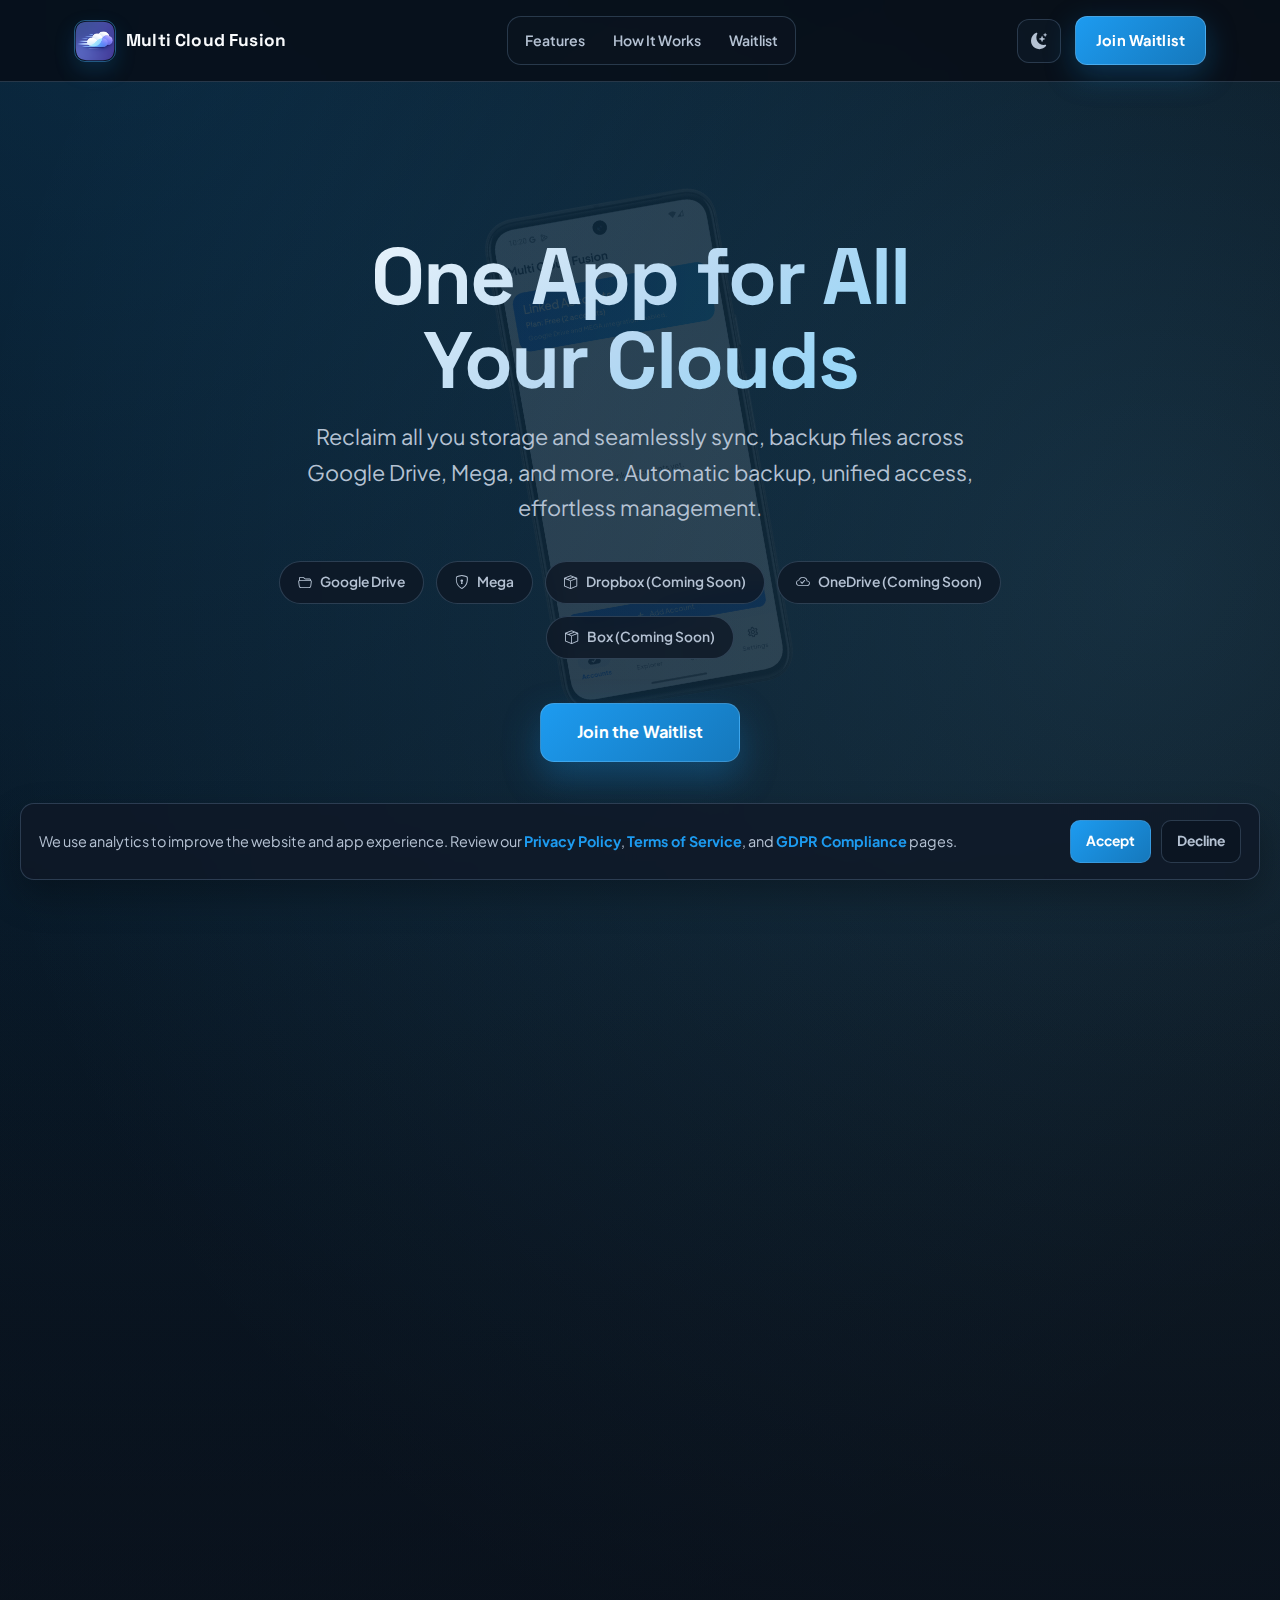
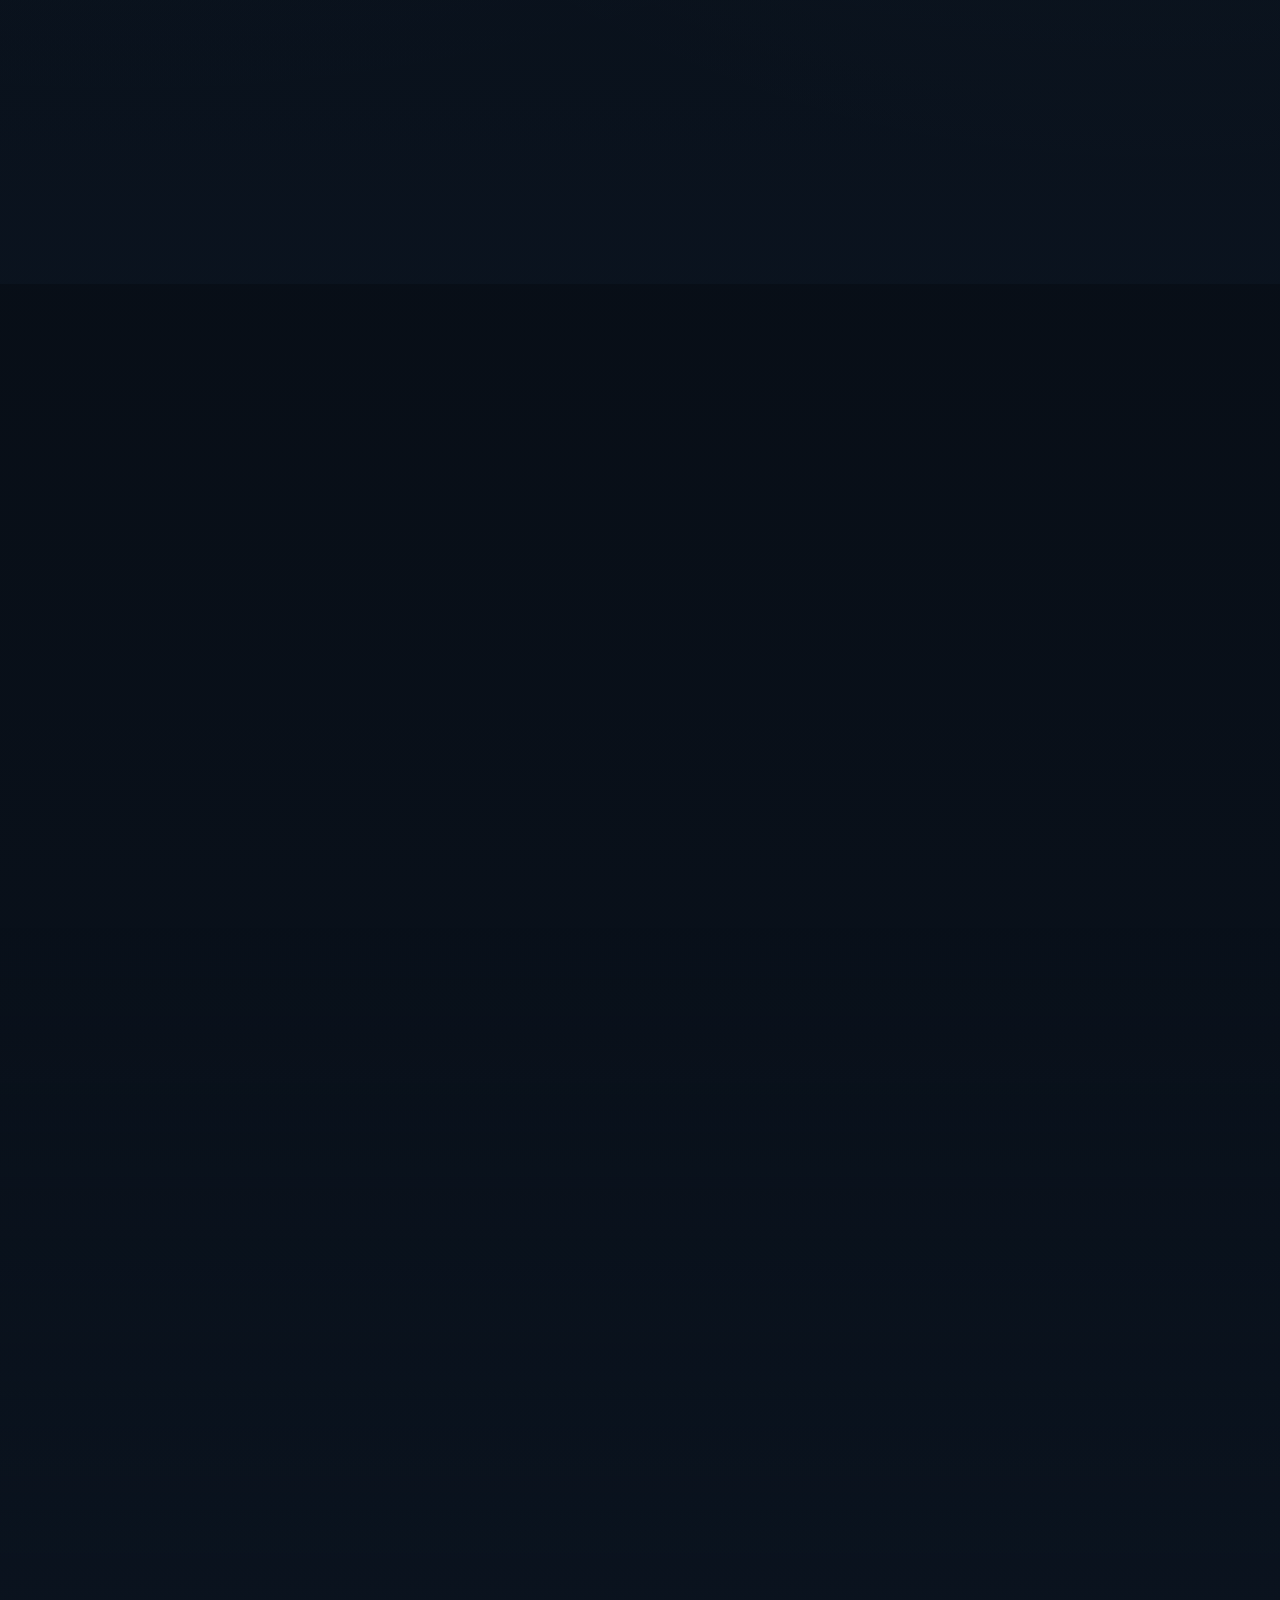
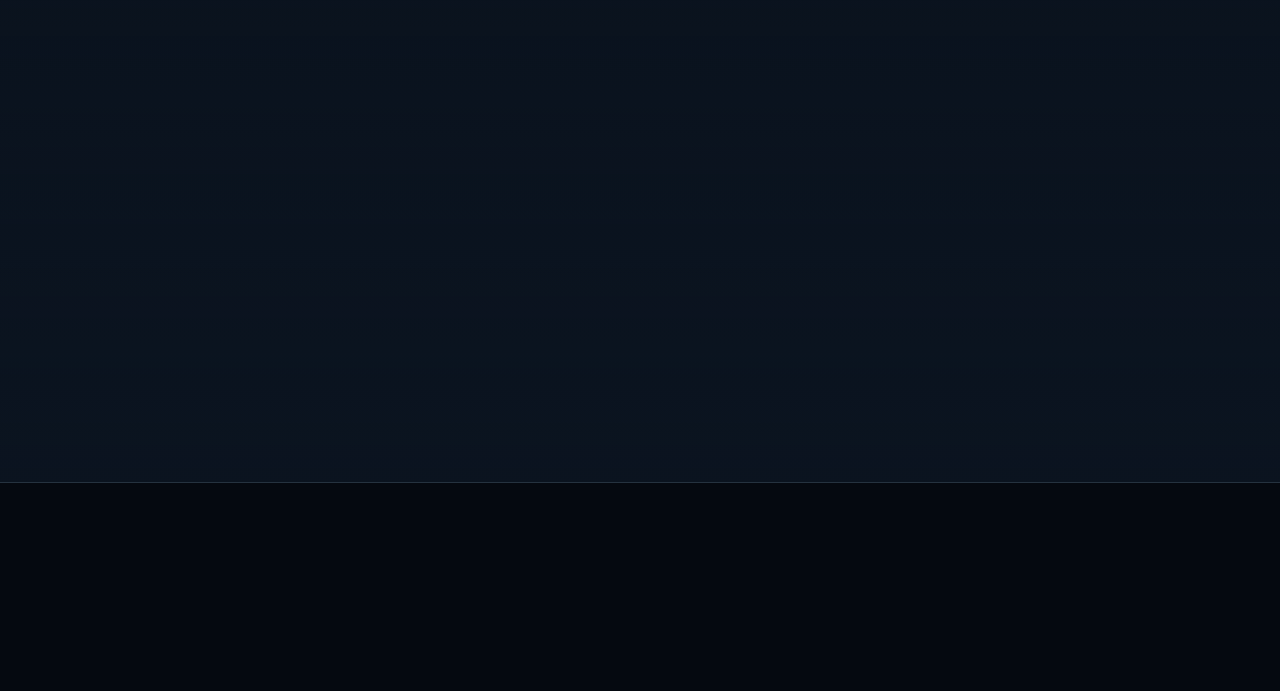
<file: index.html>
<!DOCTYPE html>
<html lang="en">
<head>
    <meta charset="UTF-8">
    <meta name="viewport" content="width=device-width, initial-scale=1.0">
    <script src="./scripts/gtag.js" defer></script>
    <title>Multi Cloud Fusion - Unified Cloud Storage for Your Mobile</title>
    <meta name="description" content="Seamlessly sync and backup files across Google Drive, Mega, and more. One app, multiple clouds. Automatic backup, secure sync, effortless file management.">
    <meta name="keywords" content="multi cloud storage, cloud sync, mobile backup, Google Drive, Mega, cloud fusion, file management app">
    <meta name="author" content="Multi Cloud Fusion">
    <meta property="og:title" content="Multi Cloud Fusion - One App for All Your Clouds">
    <meta property="og:description" content="Seamlessly sync and backup files across Google Drive, Mega, and more from your mobile device.">
    <meta property="og:type" content="website">
    <link rel="preconnect" href="https://fonts.googleapis.com">
    <link rel="preconnect" href="https://fonts.gstatic.com" crossorigin>
    <link href="https://fonts.googleapis.com/css2?family=Plus+Jakarta+Sans:wght@400;500;600;700;800&family=Space+Grotesk:wght@500;700&display=swap" rel="stylesheet">
    <link rel="stylesheet" href="https://cdn.jsdelivr.net/npm/bootstrap-icons@1.11.3/font/bootstrap-icons.min.css">
    <link href="https://cdn.jsdelivr.net/npm/bootstrap@5.3.3/dist/css/bootstrap.min.css" rel="stylesheet">
    <link rel="stylesheet" href="./styles/site.css">
</head>
<body>
    <header>
        <nav class="container my-3">
            <a href="#" class="logo">
                <img src="assets/images/multi_cloud_fusion_app_icon_web.png" alt="Multi Cloud Fusion app icon">
                <span>Multi Cloud Fusion</span>
            </a>
            <div class="nav-links" aria-label="Primary">
                <a href="#features">Features</a>
                <a href="#how-it-works">How It Works</a>
                <a href="#signup">Waitlist</a>
            </div>
            <div class="nav-right">
                <button class="theme-toggle" onclick="toggleTheme()" id="themeToggle" aria-label="Switch to light mode">
                    <i class="bi bi-moon-stars-fill" aria-hidden="true"></i>
                </button>
                <a href="#signup" class="cta-nav">Join Waitlist</a>
            </div>
        </nav>
    </header>

    <section class="hero">
        <div class="container">
            <div class="hero-content">
                <h1>One App for All Your Clouds</h1>
                <p class="tagline">Reclaim all you storage and seamlessly sync, backup files across Google Drive, Mega, and more. Automatic backup, unified access, effortless management.</p>

                <div class="cloud-badges">
                    <span class="cloud-badge"><i class="bi bi-folder2-open " aria-hidden="true"></i>Google Drive</span>
                    <span class="cloud-badge"><i class="bi bi-shield-lock" aria-hidden="true"></i>Mega</span>
                    <span class="cloud-badge"><i class="bi bi-box-seam" aria-hidden="true"></i>Dropbox (Coming Soon)</span>
                    <span class="cloud-badge"><i class="bi bi-cloud-check" aria-hidden="true"></i>OneDrive (Coming Soon)</span>
                    <span class="cloud-badge"><i class="bi bi-box-seam" aria-hidden="true"></i>Box (Coming Soon)</span>
                </div>

                <a href="#signup" class="cta-hero">Join the Waitlist</a>
            </div>
        </div>
    </section>

    <section id="features" class="features">
        <div class="container">
            <div class="section-header">
                <h2>Why Multi Cloud Fusion?</h2>
                <p>Everything you need to manage your cloud storage in one beautiful mobile app</p>
            </div>

            <div class="features-grid">
                <div class="feature-card">
                    <div class="feature-icon"><i class="bi bi-lightning-charge-fill" aria-hidden="true"></i></div>
                    <h3>Automatic Backup</h3>
                    <p>Set it once and forget. Your files automatically backup across all connected clouds in real-time.</p>
                </div>

                <div class="feature-card">
                    <div class="feature-icon"><i class="bi bi-arrow-repeat" aria-hidden="true"></i></div>
                    <h3>Multi-Cloud Sync</h3>
                    <p>Keep files in sync across Google Drive, Mega, and more. One change, everywhere updated.</p>
                </div>

                <div class="feature-card">
                    <div class="feature-icon"><i class="bi bi-stars" aria-hidden="true"></i></div>
                    <h3>Clean & Simple UI</h3>
                    <p>Beautiful, intuitive interface designed for mobile. Manage terabytes without the complexity.</p>
                </div>

                <div class="feature-card">
                    <div class="feature-icon"><i class="bi bi-phone-fill" aria-hidden="true"></i></div>
                    <h3>Mobile First</h3>
                    <p>Built specifically for iOS and Android. Access and manage all your clouds on the go.</p>
                </div>

                <div class="feature-card">
                    <div class="feature-icon"><i class="bi bi-collection-fill" aria-hidden="true"></i></div>
                    <h3>Smart File Management</h3>
                    <p>Search, organize, and move files across clouds effortlessly. Your files, your way.</p>
                </div>

                <div class="feature-card">
                    <div class="feature-icon"><i class="bi bi-lock-fill" aria-hidden="true"></i></div>
                    <h3>Secure & Private</h3>
                    <p>End-to-end encryption. Your credentials stay on your device. Zero-knowledge architecture.</p>
                </div>
            </div>
        </div>
    </section>

    <section id="how-it-works" class="how-it-works">
        <div class="container">
            <div class="section-header">
                <h2>How It Works</h2>
                <p>Get started in minutes, not hours</p>
            </div>

            <div class="steps">
                <div class="step">
                    <div class="step-number">1</div>
                    <h3>Download & Install</h3>
                    <p>Get Multi Cloud Fusion from App Store or Google Play</p>
                </div>

                <div class="step">
                    <div class="step-number">2</div>
                    <h3>Connect Your Clouds</h3>
                    <p>Securely link Google Drive, Mega, and other cloud accounts</p>
                </div>

                <div class="step">
                    <div class="step-number">3</div>
                    <h3>Sync & Backup</h3>
                    <p>Enable automatic sync and backup. Your files are protected</p>
                </div>

                <div class="step">
                    <div class="step-number">4</div>
                    <h3>Manage Everywhere</h3>
                    <p>Access and organize all your cloud files from one app</p>
                </div>
            </div>
        </div>
    </section>

    <section id="signup" class="signup">
        <div class="container">
            <div class="signup-content">
                <div class="section-header">
                    <h2>Join the Waitlist</h2>
                    <p>Be among the first to experience unified cloud storage. Launch coming soon!</p>
                </div>

                <form class="signup-form" id="waitlistForm" action="https://docs.google.com/forms/d/e/1FAIpQLSejpC-hrqrqwohxNXwDur2FBC39U8AxiRtdQPI-8RJxGXoQDQ/formResponse" 
                    method="post" target="hidden_iframe">
                    <div class="form-group">
                        <label for="fullName">Full Name</label>
                        <input type="text" id="fullName" name="entry.1394893291" value="" required placeholder="Enter your name">
                    </div>

                    <div class="form-group">
                        <label for="email">Email Address</label>
                        <input type="email" id="email" name="entry.817892139" value="" required placeholder="you@example.com">
                    </div>

                    <div class="form-group">
                        <p class="group-label">Type of OS</p>
                        <div class="option-grid" role="group" aria-label="Type of OS">
                            <label class="option-item" for="osIos">
                                <input type="radio" id="osIos" name="entry.227036352" value="iOS" required>
                                <span class="px-2">iOS</span>
                            </label>
                            <label class="option-item" for="osAndroid">
                                <input type="radio" id="osAndroid" name="entry.227036352" value="Android" required>
                                <span class="px-2">Android</span>
                            </label>
                        </div>
                    </div>

                    <div class="form-group">
                        <p class="group-label">When do you want access?</p>
                        <div class="option-grid" role="group" aria-label="Access timing">
                            <label class="option-item" for="accessBeta">
                                <input type="radio" id="accessBeta" name="entry.1101397424" value="Beta access" required>
                                <span class="px-2">Beta access</span>
                            </label>
                            <label class="option-item" for="accessLaunch">
                                <input type="radio" id="accessLaunch" name="entry.1101397424" value="Full launch" required>
                                <span class="px-2">Full launch</span>
                            </label>
                            <label class="option-item" for="accessBoth">
                                <input type="radio" id="accessBoth" name="entry.1101397424" value="Beta + Full launch" required>
                                <span class="px-2">Beta + Full launch</span>
                            </label>
                        </div>
                    </div>

                    <p class="form-error" id="formError" role="alert" aria-live="polite"></p>

                    <div class="gdpr-consent">
                        <input type="checkbox" id="gdprConsent" name="entry.2098413280" value="Enabled" required>
                        <label for="gdprConsent">
                            I agree to receive product updates and marketing communications. I understand I can unsubscribe at any time. By signing up, I accept the <a href="privacy.html">Privacy Policy</a> and <a href="terms.html">Terms of Service</a>.
                        </label>
                    </div>

                    <button type="submit" class="submit-btn" id="submitBtn">Join Waitlist</button>

                    <div class="success-message" id="successMessage">
                        <i class="bi bi-check-circle-fill" aria-hidden="true"></i>Done ! You shall hear from us, very soon.
                    </div>
                </form>
                <iframe name="hidden_iframe" style="display:none;" title="Google Form submission target"></iframe>
            </div>
        </div>
    </section>

    <footer>
        <div class="container">
            <div class="footer-content">
                <p>&copy; 2026 Multi Cloud Fusion. All rights reserved.</p>
                <div class="social-badges" aria-label="Social links">
                    <a class="social-badge" href="https://x.com/GTLabs72" target="_blank" rel="noopener noreferrer" aria-label="Follow us on X">
                        <i class="bi bi-twitter-x" aria-hidden="true"></i>
                        <span>X</span>
                    </a>
                    <a class="social-badge" href="https://www.instagram.com/gtlabs72/" target="_blank" rel="noopener noreferrer" aria-label="Follow us on Instagram">
                        <i class="bi bi-instagram" aria-hidden="true"></i>
                        <span>Instagram</span>
                    </a>
                </div>
                <div class="footer-links">
                    <a href="privacy.html">Privacy Policy</a>
                    <a href="terms.html">Terms of Service</a>
                    <a href="gdpr.html">GDPR Compliance</a>
                    <a href="contact.html">Contact</a>
                    <a href="#" class="manage-consent">Cookie Preferences</a>
                </div>
            </div>
        </div>
    </footer>
    <script src="./scripts/app.js" defer></script>
</body>
</html>
</file>
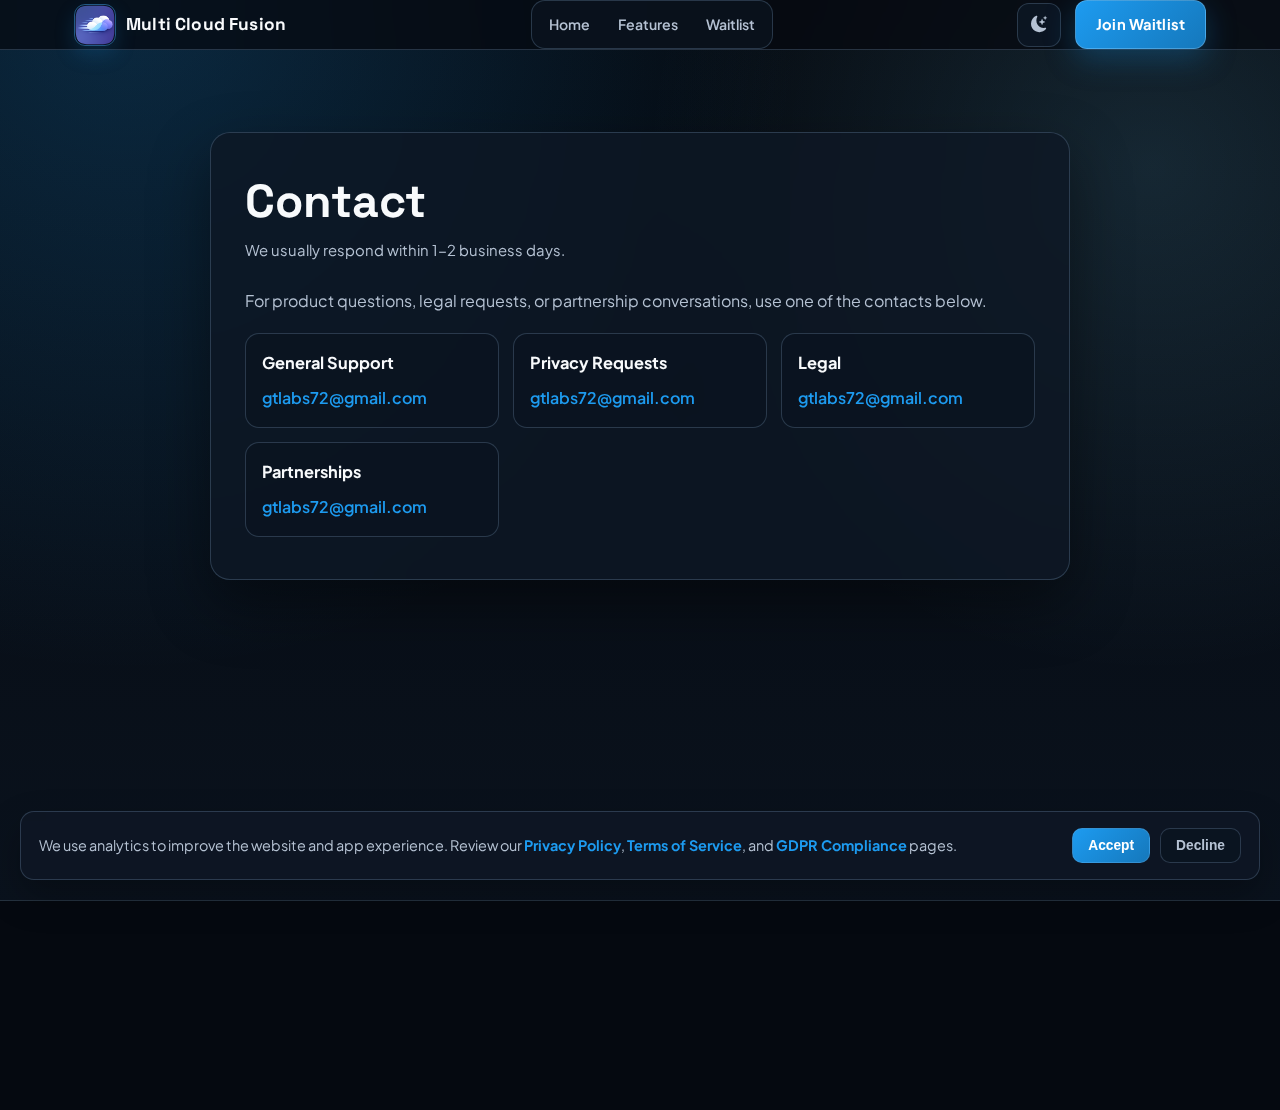
<file: contact.html>
<!DOCTYPE html>
<html lang="en">
<head>
    <meta charset="UTF-8">
    <meta name="viewport" content="width=device-width, initial-scale=1.0">
    <script src="./scripts/gtag.js" defer></script>
    <title>Contact | Multi Cloud Fusion</title>
    <meta name="description" content="Contact Multi Cloud Fusion.">
    <link rel="preconnect" href="https://fonts.googleapis.com">
    <link rel="preconnect" href="https://fonts.gstatic.com" crossorigin>
    <link href="https://fonts.googleapis.com/css2?family=Plus+Jakarta+Sans:wght@400;500;600;700;800&family=Space+Grotesk:wght@500;700&display=swap" rel="stylesheet">
    <link rel="stylesheet" href="https://cdn.jsdelivr.net/npm/bootstrap-icons@1.11.3/font/bootstrap-icons.min.css">
    <link rel="stylesheet" href="./styles/site.css">
</head>
<body>
    <header>
        <nav class="container">
            <a href="index.html" class="logo">
                <img src="assets/images/multi_cloud_fusion_app_icon_web.png" alt="Multi Cloud Fusion app icon">
                <span>Multi Cloud Fusion</span>
            </a>
            <div class="nav-links" aria-label="Primary">
                <a href="index.html">Home</a>
                <a href="index.html#features">Features</a>
                <a href="index.html#signup">Waitlist</a>
            </div>
            <div class="nav-right">
                <button class="theme-toggle" onclick="toggleTheme()" id="themeToggle" aria-label="Switch to light mode">
                    <i class="bi bi-moon-stars-fill" aria-hidden="true"></i>
                </button>
                <a href="index.html#signup" class="cta-nav">Join Waitlist</a>
            </div>
        </nav>
    </header>

    <main class="info-page">
        <div class="container">
            <article class="info-wrapper">
                <h1>Contact</h1>
                <p class="effective-date">We usually respond within 1-2 business days.</p>

                <p>For product questions, legal requests, or partnership conversations, use one of the contacts below.</p>

                <div class="contact-cards">
                    <section class="contact-card">
                        <h3>General Support</h3>
                        <p><a href="mailto:gtlabs72@gmail.com">gtlabs72@gmail.com</a></p>
                    </section>

                    <section class="contact-card">
                        <h3>Privacy Requests</h3>
                        <p><a href="mailto:gtlabs72@gmail.com">gtlabs72@gmail.com</a></p>
                    </section>

                    <section class="contact-card">
                        <h3>Legal</h3>
                        <p><a href="mailto:gtlabs72@gmail.com">gtlabs72@gmail.com</a></p>
                    </section>

                    <section class="contact-card">
                        <h3>Partnerships</h3>
                        <p><a href="mailto:gtlabs72@gmail.com">gtlabs72@gmail.com</a></p>
                    </section>
                </div>
            </article>
        </div>
    </main>

    <footer>
        <div class="container">
            <div class="footer-content">
                <p>&copy; 2026 Multi Cloud Fusion. All rights reserved.</p>
                <div class="social-badges" aria-label="Social links">
                    <a class="social-badge" href="https://x.com/GTLabs72" target="_blank" rel="noopener noreferrer" aria-label="Follow us on X">
                        <i class="bi bi-twitter-x" aria-hidden="true"></i>
                        <span>X</span>
                    </a>
                    <a class="social-badge" href="https://www.instagram.com/gtlabs72/" target="_blank" rel="noopener noreferrer" aria-label="Follow us on Instagram">
                        <i class="bi bi-instagram" aria-hidden="true"></i>
                        <span>Instagram</span>
                    </a>
                </div>
                <div class="footer-links">
                    <a href="privacy.html">Privacy Policy</a>
                    <a href="terms.html">Terms of Service</a>
                    <a href="gdpr.html">GDPR Compliance</a>
                    <a href="contact.html">Contact</a>
                    <a href="#" class="manage-consent">Cookie Preferences</a>
                </div>
            </div>
        </div>
    </footer>

    <script src="./scripts/app.js" defer></script>
</body>
</html>
</file>
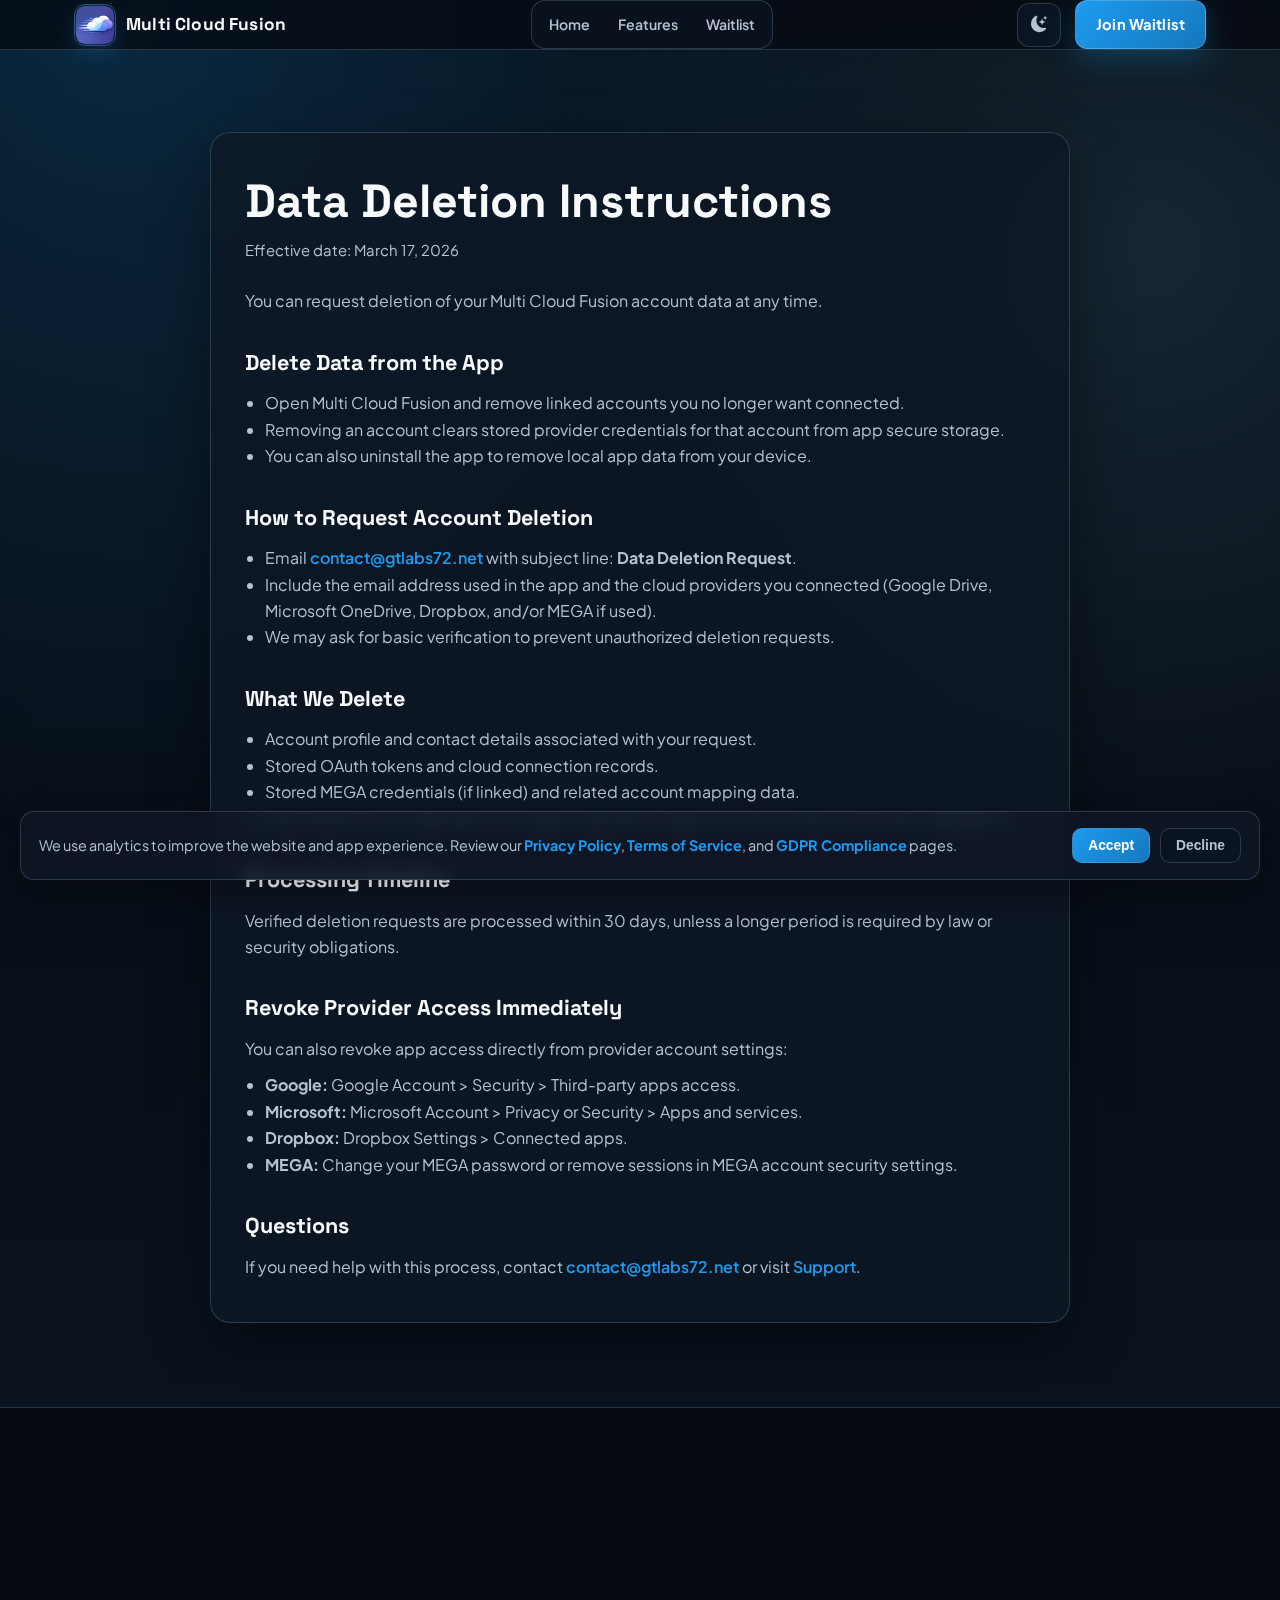
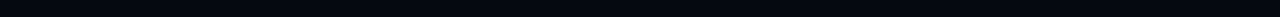
<file: data-deletion.html>
<!DOCTYPE html>
<html lang="en">
<head>
    <meta charset="UTF-8">
    <meta name="viewport" content="width=device-width, initial-scale=1.0">
    <script src="./scripts/gtag.js" defer></script>
    <title>Data Deletion | Multi Cloud Fusion</title>
    <meta name="description" content="Data deletion instructions for Multi Cloud Fusion.">
    <link rel="preconnect" href="https://fonts.googleapis.com">
    <link rel="preconnect" href="https://fonts.gstatic.com" crossorigin>
    <link href="https://fonts.googleapis.com/css2?family=Plus+Jakarta+Sans:wght@400;500;600;700;800&family=Space+Grotesk:wght@500;700&display=swap" rel="stylesheet">
    <link rel="stylesheet" href="https://cdn.jsdelivr.net/npm/bootstrap-icons@1.11.3/font/bootstrap-icons.min.css">
    <link rel="stylesheet" href="./styles/site.css">
</head>
<body>
    <header>
        <nav class="container">
            <a href="index.html" class="logo">
                <img src="assets/images/multi_cloud_fusion_app_icon_web.png" alt="Multi Cloud Fusion app icon">
                <span>Multi Cloud Fusion</span>
            </a>
            <div class="nav-links" aria-label="Primary">
                <a href="index.html">Home</a>
                <a href="index.html#features">Features</a>
                <a href="index.html#signup">Waitlist</a>
            </div>
            <div class="nav-right">
                <button class="theme-toggle" onclick="toggleTheme()" id="themeToggle" aria-label="Switch to light mode">
                    <i class="bi bi-moon-stars-fill" aria-hidden="true"></i>
                </button>
                <a href="index.html#signup" class="cta-nav">Join Waitlist</a>
            </div>
        </nav>
    </header>

    <main class="info-page">
        <div class="container">
            <article class="info-wrapper">
                <h1>Data Deletion Instructions</h1>
                <p class="effective-date">Effective date: March 17, 2026</p>

                <p>You can request deletion of your Multi Cloud Fusion account data at any time.</p>

                <h2>Delete Data from the App</h2>
                <ul>
                    <li>Open Multi Cloud Fusion and remove linked accounts you no longer want connected.</li>
                    <li>Removing an account clears stored provider credentials for that account from app secure storage.</li>
                    <li>You can also uninstall the app to remove local app data from your device.</li>
                </ul>

                <h2>How to Request Account Deletion</h2>
                <ul>
                    <li>Email <a href="mailto:contact@gtlabs72.net">contact@gtlabs72.net</a> with subject line: <strong>Data Deletion Request</strong>.</li>
                    <li>Include the email address used in the app and the cloud providers you connected (Google Drive, Microsoft OneDrive, Dropbox, and/or MEGA if used).</li>
                    <li>We may ask for basic verification to prevent unauthorized deletion requests.</li>
                </ul>

                <h2>What We Delete</h2>
                <ul>
                    <li>Account profile and contact details associated with your request.</li>
                    <li>Stored OAuth tokens and cloud connection records.</li>
                    <li>Stored MEGA credentials (if linked) and related account mapping data.</li>
                    <li>Associated service data that is no longer required for legal, security, or fraud-prevention obligations.</li>
                </ul>

                <h2>Processing Timeline</h2>
                <p>Verified deletion requests are processed within 30 days, unless a longer period is required by law or security obligations.</p>

                <h2>Revoke Provider Access Immediately</h2>
                <p>You can also revoke app access directly from provider account settings:</p>
                <ul>
                    <li><strong>Google:</strong> Google Account &gt; Security &gt; Third-party apps access.</li>
                    <li><strong>Microsoft:</strong> Microsoft Account &gt; Privacy or Security &gt; Apps and services.</li>
                    <li><strong>Dropbox:</strong> Dropbox Settings &gt; Connected apps.</li>
                    <li><strong>MEGA:</strong> Change your MEGA password or remove sessions in MEGA account security settings.</li>
                </ul>

                <h2>Questions</h2>
                <p>If you need help with this process, contact <a href="mailto:contact@gtlabs72.net">contact@gtlabs72.net</a> or visit <a href="support.html">Support</a>.</p>
            </article>
        </div>
    </main>

    <footer>
        <div class="container">
            <div class="footer-content">
                <p>&copy; 2026 Multi Cloud Fusion. All rights reserved.</p>
                <div class="social-badges" aria-label="Social links">
                    <a class="social-badge" href="https://x.com/GTLabs72" target="_blank" rel="noopener noreferrer" aria-label="Follow us on X">
                        <i class="bi bi-twitter-x" aria-hidden="true"></i>
                        <span>X</span>
                    </a>
                    <a class="social-badge" href="https://www.instagram.com/gtlabs72/" target="_blank" rel="noopener noreferrer" aria-label="Follow us on Instagram">
                        <i class="bi bi-instagram" aria-hidden="true"></i>
                        <span>Instagram</span>
                    </a>
                </div>
                <div class="footer-links">
                    <a href="privacy.html">Privacy Policy</a>
                    <a href="terms.html">Terms of Service</a>
                    <a href="gdpr.html">GDPR Compliance</a>
                    <a href="data-deletion.html">Data Deletion</a>
                    <a href="support.html">Support</a>
                    <a href="contact.html">Contact</a>
                    <a href="#" class="manage-consent">Cookie Preferences</a>
                </div>
            </div>
        </div>
    </footer>

    <script src="./scripts/app.js" defer></script>
</body>
</html>
</file>
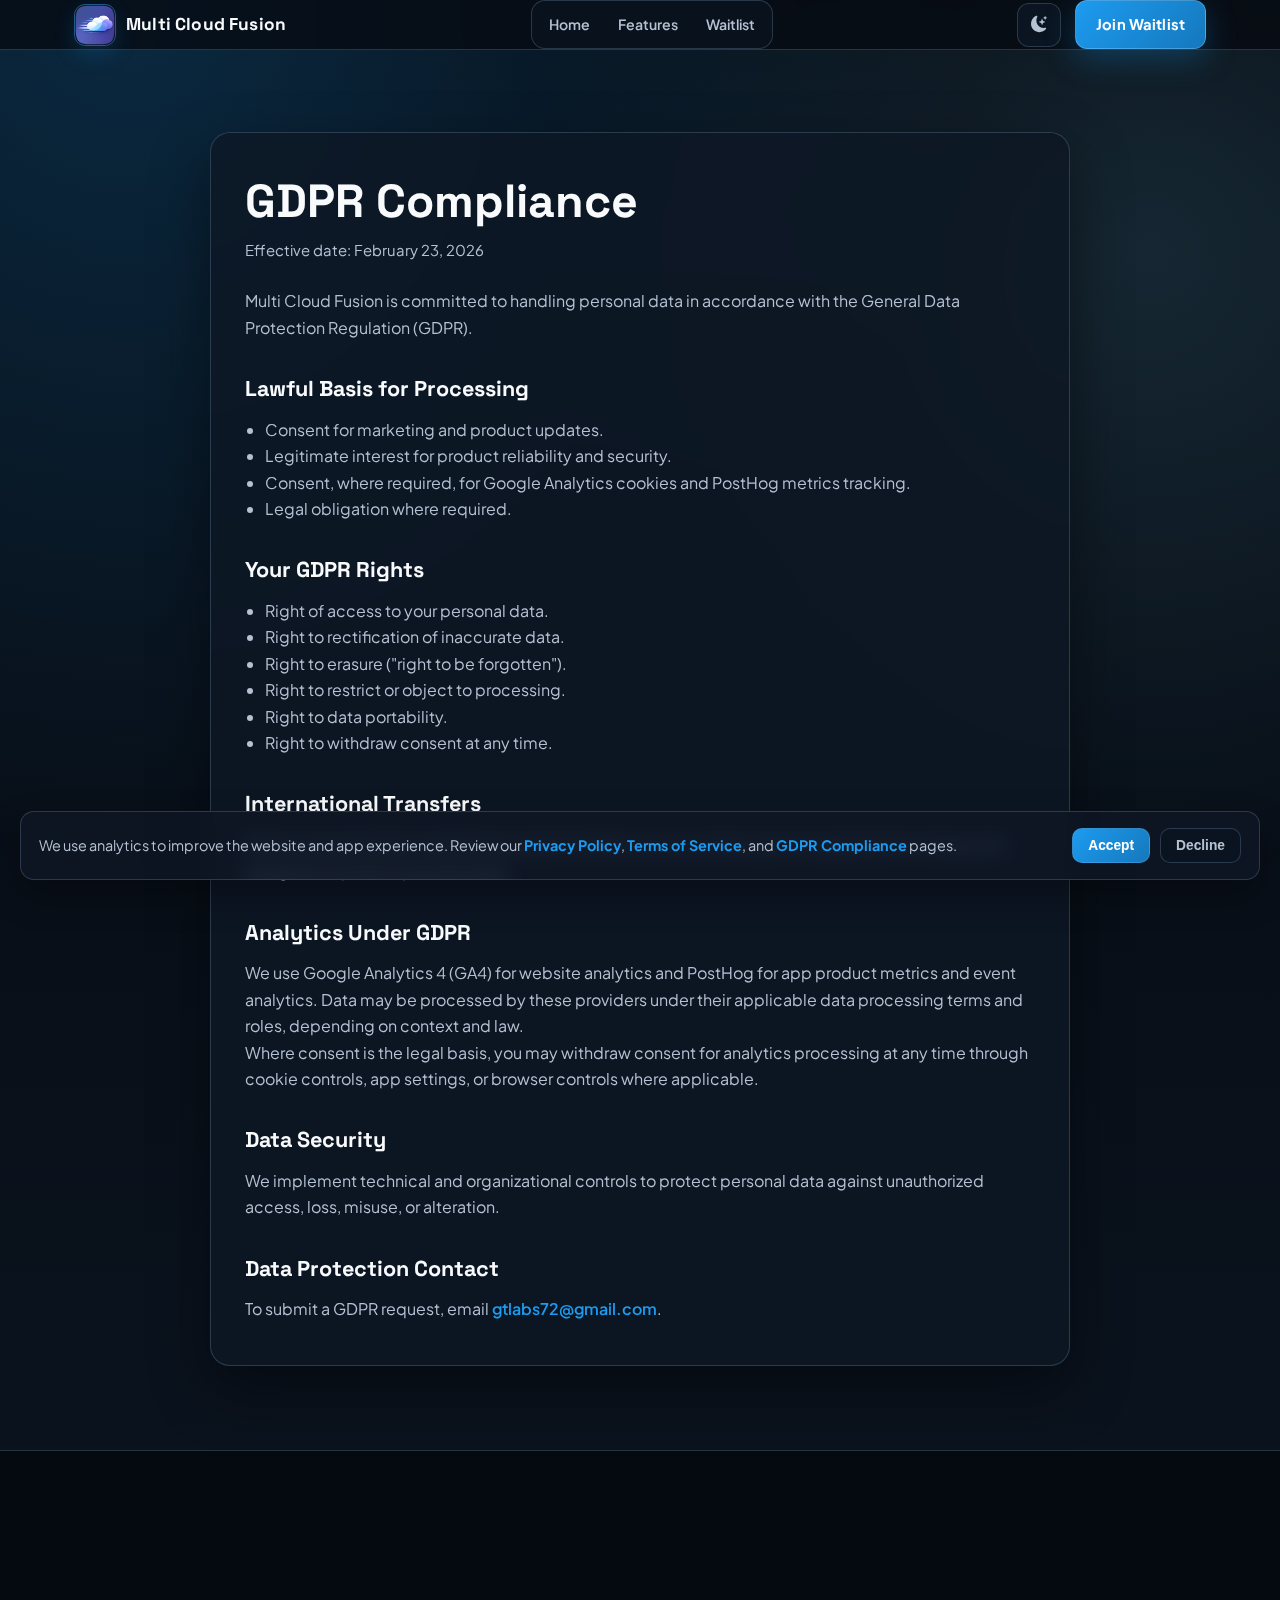
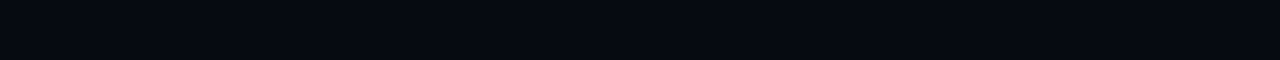
<file: gdpr.html>
<!DOCTYPE html>
<html lang="en">
<head>
    <meta charset="UTF-8">
    <meta name="viewport" content="width=device-width, initial-scale=1.0">
    <script src="./scripts/gtag.js" defer></script>
    <title>GDPR Compliance | Multi Cloud Fusion</title>
    <meta name="description" content="GDPR compliance information for Multi Cloud Fusion.">
    <link rel="preconnect" href="https://fonts.googleapis.com">
    <link rel="preconnect" href="https://fonts.gstatic.com" crossorigin>
    <link href="https://fonts.googleapis.com/css2?family=Plus+Jakarta+Sans:wght@400;500;600;700;800&family=Space+Grotesk:wght@500;700&display=swap" rel="stylesheet">
    <link rel="stylesheet" href="https://cdn.jsdelivr.net/npm/bootstrap-icons@1.11.3/font/bootstrap-icons.min.css">
    <link rel="stylesheet" href="./styles/site.css">
</head>
<body>
    <header>
        <nav class="container">
            <a href="index.html" class="logo">
                <img src="assets/images/multi_cloud_fusion_app_icon_web.png" alt="Multi Cloud Fusion app icon">
                <span>Multi Cloud Fusion</span>
            </a>
            <div class="nav-links" aria-label="Primary">
                <a href="index.html">Home</a>
                <a href="index.html#features">Features</a>
                <a href="index.html#signup">Waitlist</a>
            </div>
            <div class="nav-right">
                <button class="theme-toggle" onclick="toggleTheme()" id="themeToggle" aria-label="Switch to light mode">
                    <i class="bi bi-moon-stars-fill" aria-hidden="true"></i>
                </button>
                <a href="index.html#signup" class="cta-nav">Join Waitlist</a>
            </div>
        </nav>
    </header>

    <main class="info-page">
        <div class="container">
            <article class="info-wrapper">
                <h1>GDPR Compliance</h1>
                <p class="effective-date">Effective date: February 23, 2026</p>

                <p>Multi Cloud Fusion is committed to handling personal data in accordance with the General Data Protection Regulation (GDPR).</p>

                <h2>Lawful Basis for Processing</h2>
                <ul>
                    <li>Consent for marketing and product updates.</li>
                    <li>Legitimate interest for product reliability and security.</li>
                    <li>Consent, where required, for Google Analytics cookies and PostHog metrics tracking.</li>
                    <li>Legal obligation where required.</li>
                </ul>

                <h2>Your GDPR Rights</h2>
                <ul>
                    <li>Right of access to your personal data.</li>
                    <li>Right to rectification of inaccurate data.</li>
                    <li>Right to erasure ("right to be forgotten").</li>
                    <li>Right to restrict or object to processing.</li>
                    <li>Right to data portability.</li>
                    <li>Right to withdraw consent at any time.</li>
                </ul>

                <h2>International Transfers</h2>
                <p>Where personal data is transferred outside the EEA, we use contractual and organizational safeguards designed to protect personal data.</p>

                <h2>Analytics Under GDPR</h2>
                <p>We use Google Analytics 4 (GA4) for website analytics and PostHog for app product metrics and event analytics. Data may be processed by these providers under their applicable data processing terms and roles, depending on context and law.</p>
                <p>Where consent is the legal basis, you may withdraw consent for analytics processing at any time through cookie controls, app settings, or browser controls where applicable.</p>

                <h2>Data Security</h2>
                <p>We implement technical and organizational controls to protect personal data against unauthorized access, loss, misuse, or alteration.</p>

                <h2>Data Protection Contact</h2>
                <p>To submit a GDPR request, email <a href="mailto:gtlabs72@gmail.com">gtlabs72@gmail.com</a>.</p>
            </article>
        </div>
    </main>

    <footer>
        <div class="container">
            <div class="footer-content">
                <p>&copy; 2026 Multi Cloud Fusion. All rights reserved.</p>
                <div class="social-badges" aria-label="Social links">
                    <a class="social-badge" href="https://x.com/GTLabs72" target="_blank" rel="noopener noreferrer" aria-label="Follow us on X">
                        <i class="bi bi-twitter-x" aria-hidden="true"></i>
                        <span>X</span>
                    </a>
                    <a class="social-badge" href="https://www.instagram.com/gtlabs72/" target="_blank" rel="noopener noreferrer" aria-label="Follow us on Instagram">
                        <i class="bi bi-instagram" aria-hidden="true"></i>
                        <span>Instagram</span>
                    </a>
                </div>
                <div class="footer-links">
                    <a href="privacy.html">Privacy Policy</a>
                    <a href="terms.html">Terms of Service</a>
                    <a href="gdpr.html">GDPR Compliance</a>
                    <a href="contact.html">Contact</a>
                    <a href="#" class="manage-consent">Cookie Preferences</a>
                </div>
            </div>
        </div>
    </footer>

    <script src="./scripts/app.js" defer></script>
</body>
</html>
</file>
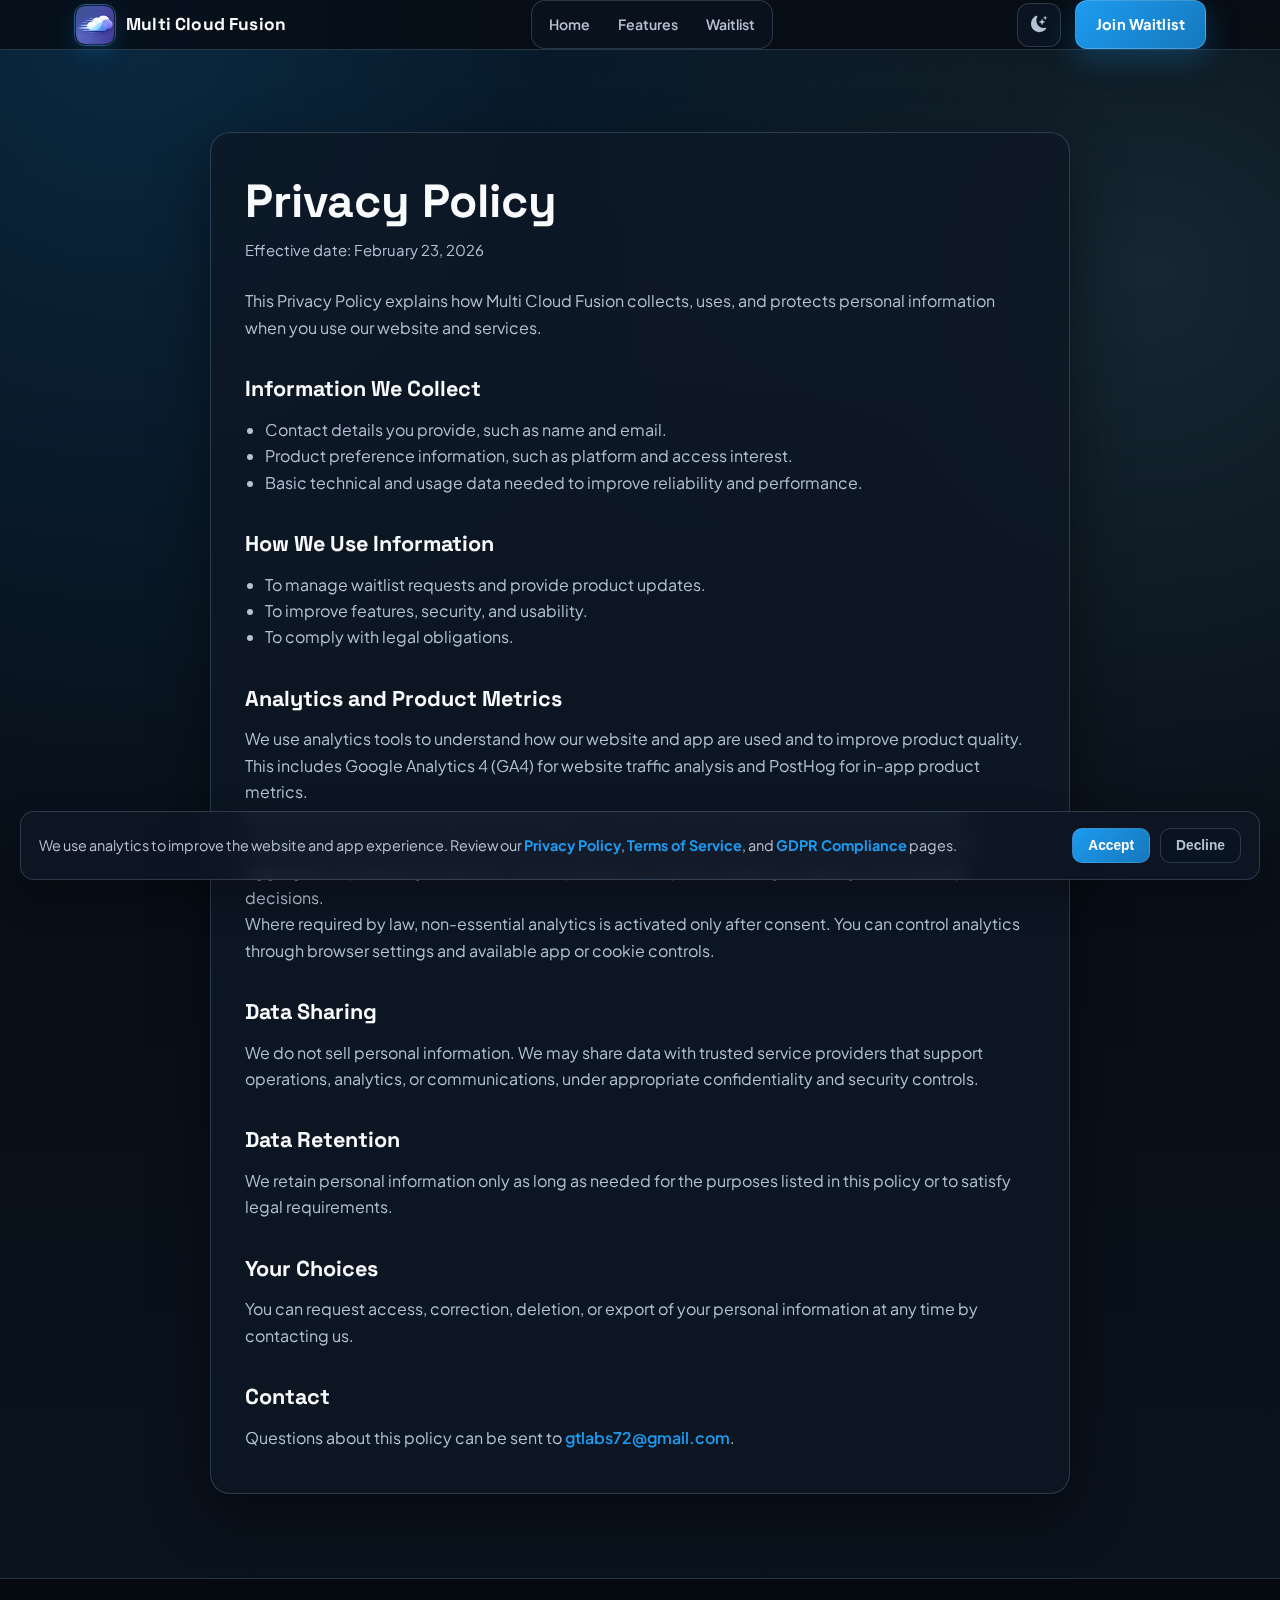
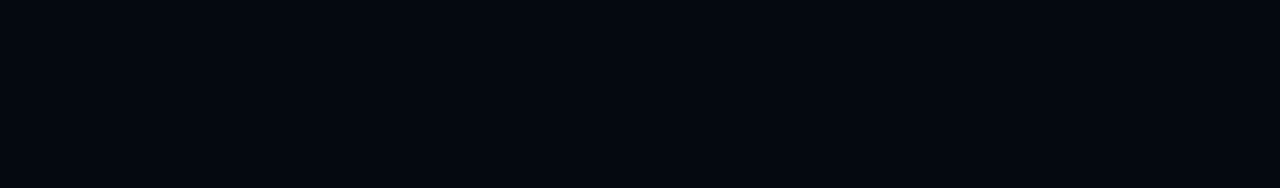
<file: privacy.html>
<!DOCTYPE html>
<html lang="en">
<head>
    <meta charset="UTF-8">
    <meta name="viewport" content="width=device-width, initial-scale=1.0">
    <script src="./scripts/gtag.js" defer></script>
    <title>Privacy Policy | Multi Cloud Fusion</title>
    <meta name="description" content="Privacy Policy for Multi Cloud Fusion.">
    <link rel="preconnect" href="https://fonts.googleapis.com">
    <link rel="preconnect" href="https://fonts.gstatic.com" crossorigin>
    <link href="https://fonts.googleapis.com/css2?family=Plus+Jakarta+Sans:wght@400;500;600;700;800&family=Space+Grotesk:wght@500;700&display=swap" rel="stylesheet">
    <link rel="stylesheet" href="https://cdn.jsdelivr.net/npm/bootstrap-icons@1.11.3/font/bootstrap-icons.min.css">
    <link rel="stylesheet" href="./styles/site.css">
</head>
<body>
    <header>
        <nav class="container">
            <a href="index.html" class="logo">
                <img src="assets/images/multi_cloud_fusion_app_icon_web.png" alt="Multi Cloud Fusion app icon">
                <span>Multi Cloud Fusion</span>
            </a>
            <div class="nav-links" aria-label="Primary">
                <a href="index.html">Home</a>
                <a href="index.html#features">Features</a>
                <a href="index.html#signup">Waitlist</a>
            </div>
            <div class="nav-right">
                <button class="theme-toggle" onclick="toggleTheme()" id="themeToggle" aria-label="Switch to light mode">
                    <i class="bi bi-moon-stars-fill" aria-hidden="true"></i>
                </button>
                <a href="index.html#signup" class="cta-nav">Join Waitlist</a>
            </div>
        </nav>
    </header>

    <main class="info-page">
        <div class="container">
            <article class="info-wrapper">
                <h1>Privacy Policy</h1>
                <p class="effective-date">Effective date: February 23, 2026</p>

                <p>This Privacy Policy explains how Multi Cloud Fusion collects, uses, and protects personal information when you use our website and services.</p>

                <h2>Information We Collect</h2>
                <ul>
                    <li>Contact details you provide, such as name and email.</li>
                    <li>Product preference information, such as platform and access interest.</li>
                    <li>Basic technical and usage data needed to improve reliability and performance.</li>
                </ul>

                <h2>How We Use Information</h2>
                <ul>
                    <li>To manage waitlist requests and provide product updates.</li>
                    <li>To improve features, security, and usability.</li>
                    <li>To comply with legal obligations.</li>
                </ul>

                <h2>Analytics and Product Metrics</h2>
                <p>We use analytics tools to understand how our website and app are used and to improve product quality. This includes Google Analytics 4 (GA4) for website traffic analysis and PostHog for in-app product metrics.</p>
                <p>These tools may process data such as pages or screens viewed, session timing, device/browser metadata, approximate location, feature usage, and interaction events. We use this information in aggregate or pseudonymized form where possible to improve usability, reliability, and roadmap decisions.</p>
                <p>Where required by law, non-essential analytics is activated only after consent. You can control analytics through browser settings and available app or cookie controls.</p>

                <h2>Data Sharing</h2>
                <p>We do not sell personal information. We may share data with trusted service providers that support operations, analytics, or communications, under appropriate confidentiality and security controls.</p>

                <h2>Data Retention</h2>
                <p>We retain personal information only as long as needed for the purposes listed in this policy or to satisfy legal requirements.</p>

                <h2>Your Choices</h2>
                <p>You can request access, correction, deletion, or export of your personal information at any time by contacting us.</p>

                <h2>Contact</h2>
                <p>Questions about this policy can be sent to <a href="mailto:gtlabs72@gmail.com">gtlabs72@gmail.com</a>.</p>
            </article>
        </div>
    </main>

    <footer>
        <div class="container">
            <div class="footer-content">
                <p>&copy; 2026 Multi Cloud Fusion. All rights reserved.</p>
                <div class="social-badges" aria-label="Social links">
                    <a class="social-badge" href="https://x.com/GTLabs72" target="_blank" rel="noopener noreferrer" aria-label="Follow us on X">
                        <i class="bi bi-twitter-x" aria-hidden="true"></i>
                        <span>X</span>
                    </a>
                    <a class="social-badge" href="https://www.instagram.com/gtlabs72/" target="_blank" rel="noopener noreferrer" aria-label="Follow us on Instagram">
                        <i class="bi bi-instagram" aria-hidden="true"></i>
                        <span>Instagram</span>
                    </a>
                </div>
                <div class="footer-links">
                    <a href="privacy.html">Privacy Policy</a>
                    <a href="terms.html">Terms of Service</a>
                    <a href="gdpr.html">GDPR Compliance</a>
                    <a href="contact.html">Contact</a>
                    <a href="#" class="manage-consent">Cookie Preferences</a>
                </div>
            </div>
        </div>
    </footer>

    <script src="./scripts/app.js" defer></script>
</body>
</html>
</file>
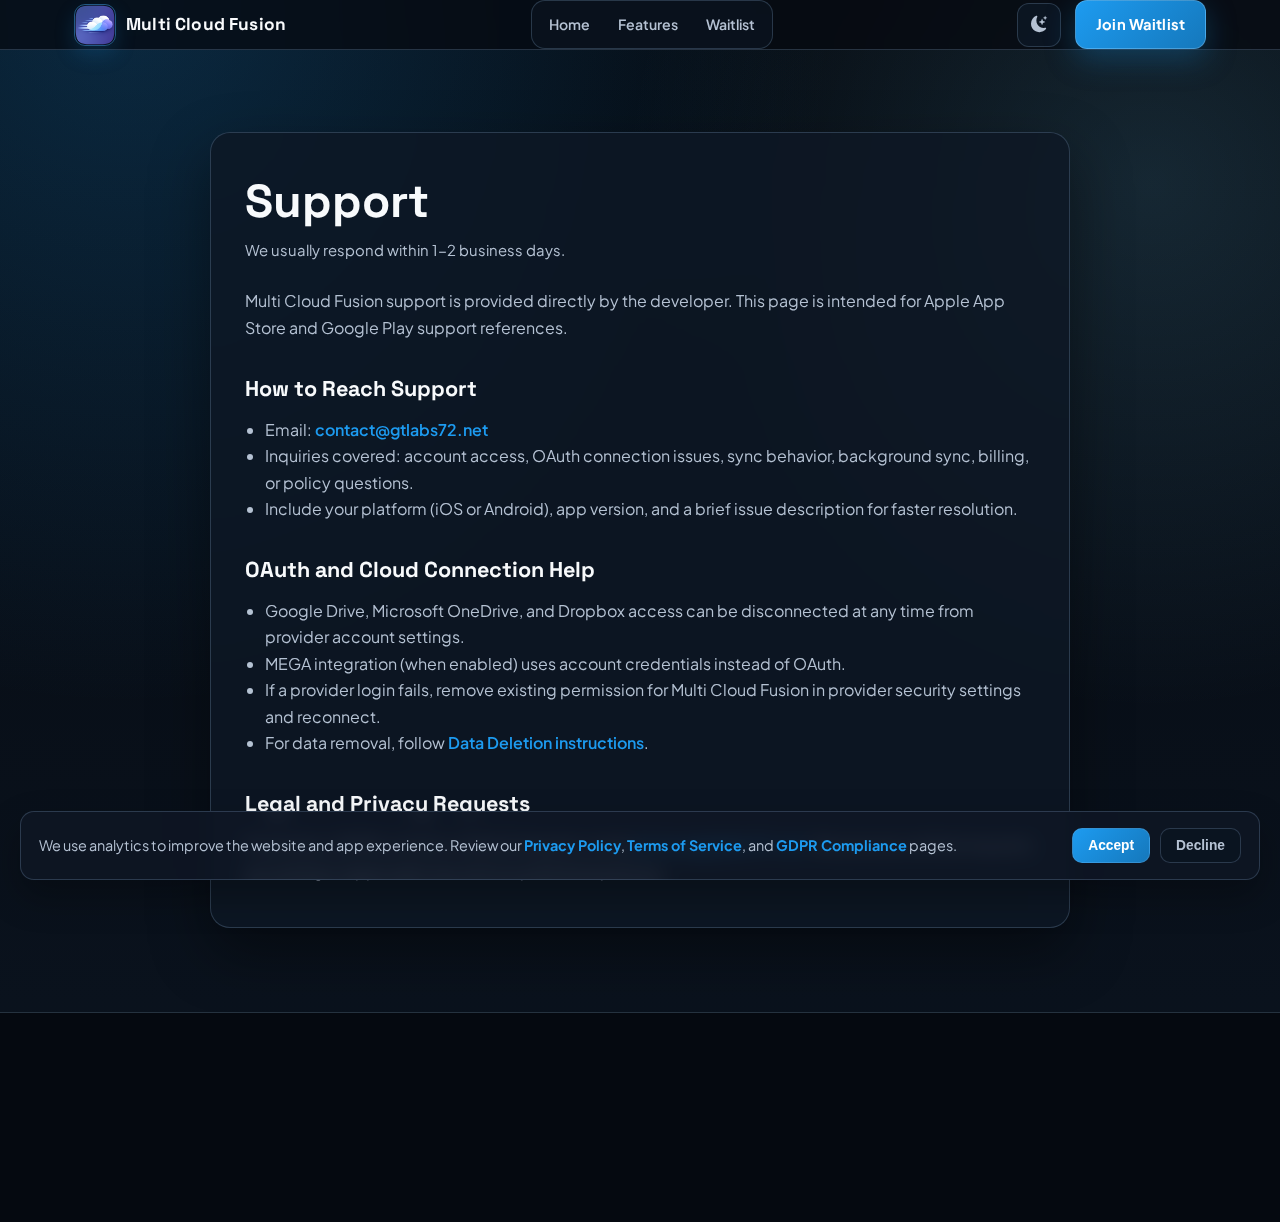
<file: support.html>
<!DOCTYPE html>
<html lang="en">
<head>
    <meta charset="UTF-8">
    <meta name="viewport" content="width=device-width, initial-scale=1.0">
    <script src="./scripts/gtag.js" defer></script>
    <title>Support | Multi Cloud Fusion</title>
    <meta name="description" content="Support information for Multi Cloud Fusion.">
    <link rel="preconnect" href="https://fonts.googleapis.com">
    <link rel="preconnect" href="https://fonts.gstatic.com" crossorigin>
    <link href="https://fonts.googleapis.com/css2?family=Plus+Jakarta+Sans:wght@400;500;600;700;800&family=Space+Grotesk:wght@500;700&display=swap" rel="stylesheet">
    <link rel="stylesheet" href="https://cdn.jsdelivr.net/npm/bootstrap-icons@1.11.3/font/bootstrap-icons.min.css">
    <link rel="stylesheet" href="./styles/site.css">
</head>
<body>
    <header>
        <nav class="container">
            <a href="index.html" class="logo">
                <img src="assets/images/multi_cloud_fusion_app_icon_web.png" alt="Multi Cloud Fusion app icon">
                <span>Multi Cloud Fusion</span>
            </a>
            <div class="nav-links" aria-label="Primary">
                <a href="index.html">Home</a>
                <a href="index.html#features">Features</a>
                <a href="index.html#signup">Waitlist</a>
            </div>
            <div class="nav-right">
                <button class="theme-toggle" onclick="toggleTheme()" id="themeToggle" aria-label="Switch to light mode">
                    <i class="bi bi-moon-stars-fill" aria-hidden="true"></i>
                </button>
                <a href="index.html#signup" class="cta-nav">Join Waitlist</a>
            </div>
        </nav>
    </header>

    <main class="info-page">
        <div class="container">
            <article class="info-wrapper">
                <h1>Support</h1>
                <p class="effective-date">We usually respond within 1-2 business days.</p>

                <p>Multi Cloud Fusion support is provided directly by the developer. This page is intended for Apple App Store and Google Play support references.</p>

                <h2>How to Reach Support</h2>
                <ul>
                    <li>Email: <a href="mailto:contact@gtlabs72.net">contact@gtlabs72.net</a></li>
                    <li>Inquiries covered: account access, OAuth connection issues, sync behavior, background sync, billing, or policy questions.</li>
                    <li>Include your platform (iOS or Android), app version, and a brief issue description for faster resolution.</li>
                </ul>

                <h2>OAuth and Cloud Connection Help</h2>
                <ul>
                    <li>Google Drive, Microsoft OneDrive, and Dropbox access can be disconnected at any time from provider account settings.</li>
                    <li>MEGA integration (when enabled) uses account credentials instead of OAuth.</li>
                    <li>If a provider login fails, remove existing permission for Multi Cloud Fusion in provider security settings and reconnect.</li>
                    <li>For data removal, follow <a href="data-deletion.html">Data Deletion instructions</a>.</li>
                </ul>

                <h2>Legal and Privacy Requests</h2>
                <p>For privacy, GDPR, or terms-related requests, email <a href="mailto:privacy@gtlabs72.net">privacy@gtlabs72.net</a>. We process verified requests according to applicable law and our published policies.</p>
            </article>
        </div>
    </main>

    <footer>
        <div class="container">
            <div class="footer-content">
                <p>&copy; 2026 Multi Cloud Fusion. All rights reserved.</p>
                <div class="social-badges" aria-label="Social links">
                    <a class="social-badge" href="https://x.com/GTLabs72" target="_blank" rel="noopener noreferrer" aria-label="Follow us on X">
                        <i class="bi bi-twitter-x" aria-hidden="true"></i>
                        <span>X</span>
                    </a>
                    <a class="social-badge" href="https://www.instagram.com/gtlabs72/" target="_blank" rel="noopener noreferrer" aria-label="Follow us on Instagram">
                        <i class="bi bi-instagram" aria-hidden="true"></i>
                        <span>Instagram</span>
                    </a>
                </div>
                <div class="footer-links">
                    <a href="privacy.html">Privacy Policy</a>
                    <a href="terms.html">Terms of Service</a>
                    <a href="gdpr.html">GDPR Compliance</a>
                    <a href="data-deletion.html">Data Deletion</a>
                    <a href="support.html">Support</a>
                    <a href="contact.html">Contact</a>
                    <a href="#" class="manage-consent">Cookie Preferences</a>
                </div>
            </div>
        </div>
    </footer>

    <script src="./scripts/app.js" defer></script>
</body>
</html>
</file>
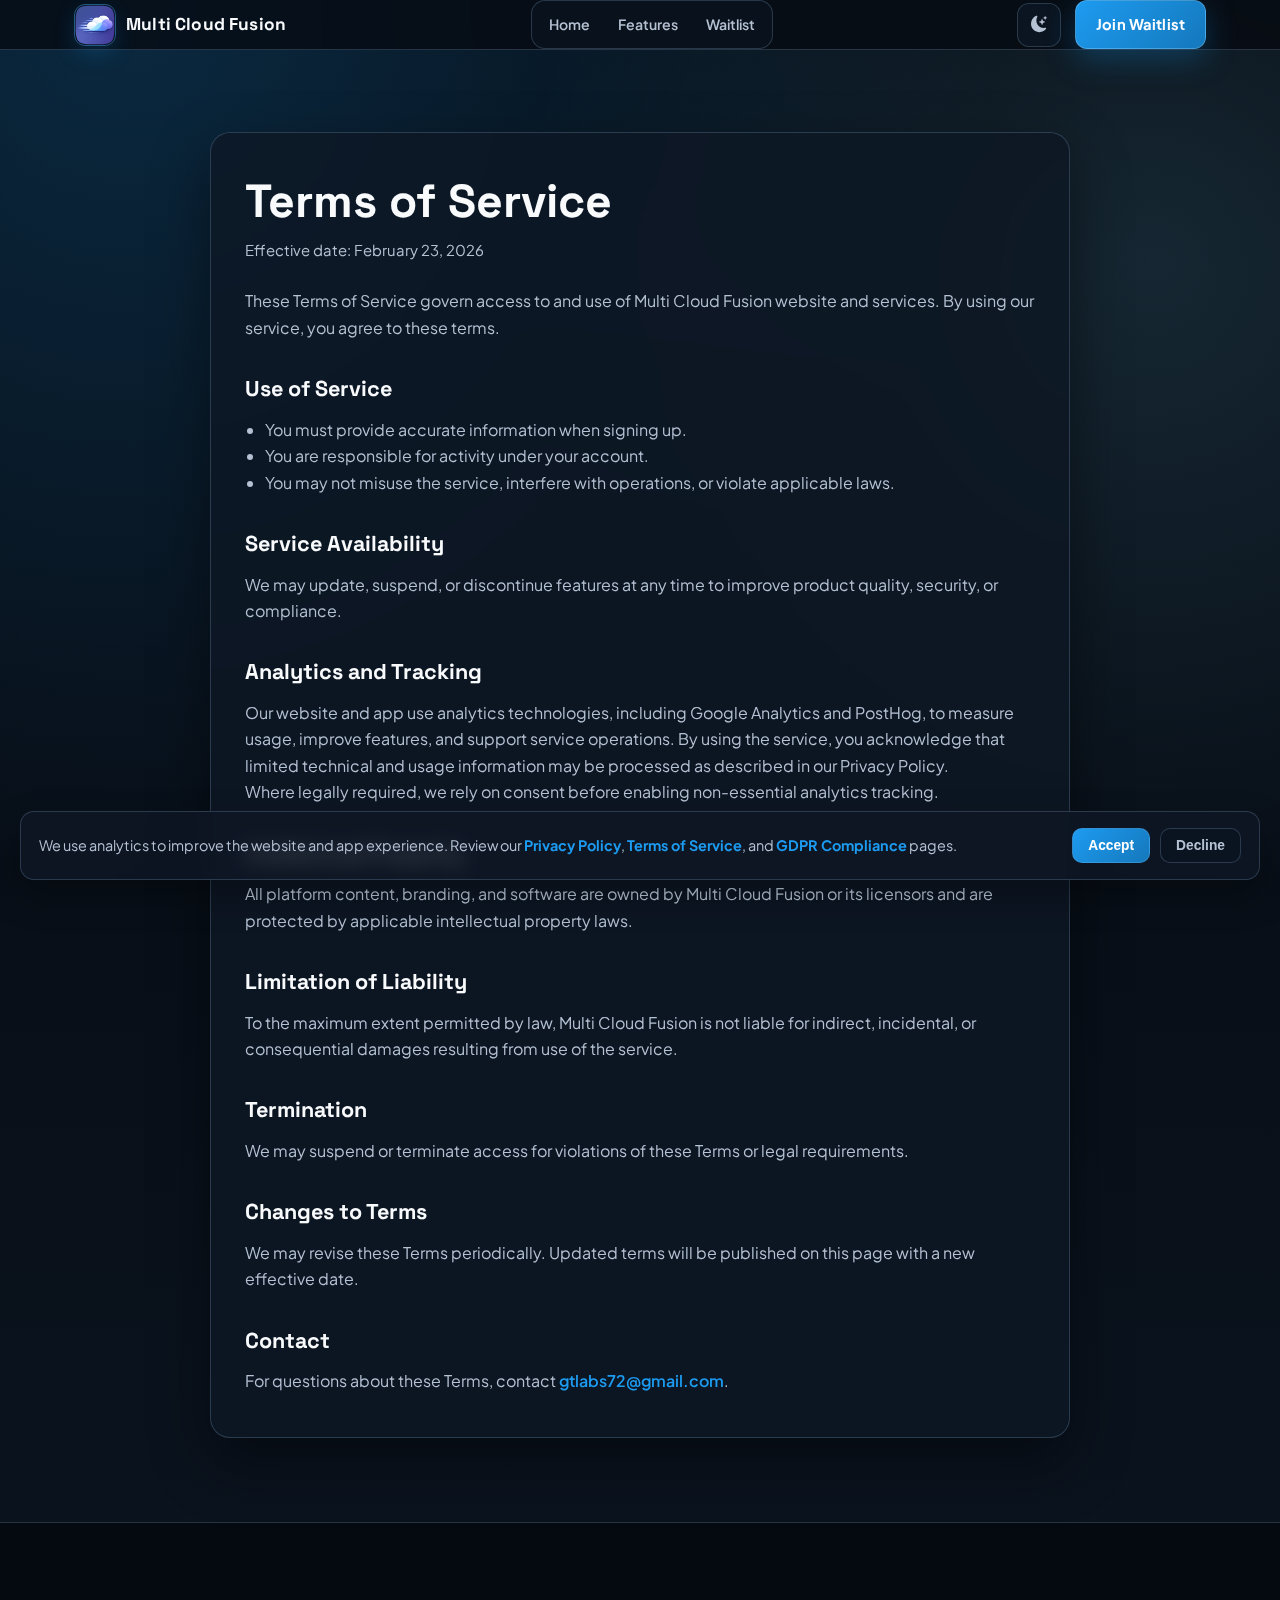
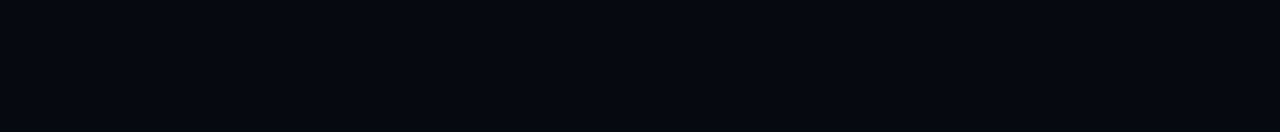
<file: terms.html>
<!DOCTYPE html>
<html lang="en">
<head>
    <meta charset="UTF-8">
    <meta name="viewport" content="width=device-width, initial-scale=1.0">
    <script src="./scripts/gtag.js" defer></script>
    <title>Terms of Service | Multi Cloud Fusion</title>
    <meta name="description" content="Terms of Service for Multi Cloud Fusion.">
    <link rel="preconnect" href="https://fonts.googleapis.com">
    <link rel="preconnect" href="https://fonts.gstatic.com" crossorigin>
    <link href="https://fonts.googleapis.com/css2?family=Plus+Jakarta+Sans:wght@400;500;600;700;800&family=Space+Grotesk:wght@500;700&display=swap" rel="stylesheet">
    <link rel="stylesheet" href="https://cdn.jsdelivr.net/npm/bootstrap-icons@1.11.3/font/bootstrap-icons.min.css">
    <link rel="stylesheet" href="./styles/site.css">
</head>
<body>
    <header>
        <nav class="container">
            <a href="index.html" class="logo">
                <img src="assets/images/multi_cloud_fusion_app_icon_web.png" alt="Multi Cloud Fusion app icon">
                <span>Multi Cloud Fusion</span>
            </a>
            <div class="nav-links" aria-label="Primary">
                <a href="index.html">Home</a>
                <a href="index.html#features">Features</a>
                <a href="index.html#signup">Waitlist</a>
            </div>
            <div class="nav-right">
                <button class="theme-toggle" onclick="toggleTheme()" id="themeToggle" aria-label="Switch to light mode">
                    <i class="bi bi-moon-stars-fill" aria-hidden="true"></i>
                </button>
                <a href="index.html#signup" class="cta-nav">Join Waitlist</a>
            </div>
        </nav>
    </header>

    <main class="info-page">
        <div class="container">
            <article class="info-wrapper">
                <h1>Terms of Service</h1>
                <p class="effective-date">Effective date: February 23, 2026</p>

                <p>These Terms of Service govern access to and use of Multi Cloud Fusion website and services. By using our service, you agree to these terms.</p>

                <h2>Use of Service</h2>
                <ul>
                    <li>You must provide accurate information when signing up.</li>
                    <li>You are responsible for activity under your account.</li>
                    <li>You may not misuse the service, interfere with operations, or violate applicable laws.</li>
                </ul>

                <h2>Service Availability</h2>
                <p>We may update, suspend, or discontinue features at any time to improve product quality, security, or compliance.</p>

                <h2>Analytics and Tracking</h2>
                <p>Our website and app use analytics technologies, including Google Analytics and PostHog, to measure usage, improve features, and support service operations. By using the service, you acknowledge that limited technical and usage information may be processed as described in our Privacy Policy.</p>
                <p>Where legally required, we rely on consent before enabling non-essential analytics tracking.</p>

                <h2>Intellectual Property</h2>
                <p>All platform content, branding, and software are owned by Multi Cloud Fusion or its licensors and are protected by applicable intellectual property laws.</p>

                <h2>Limitation of Liability</h2>
                <p>To the maximum extent permitted by law, Multi Cloud Fusion is not liable for indirect, incidental, or consequential damages resulting from use of the service.</p>

                <h2>Termination</h2>
                <p>We may suspend or terminate access for violations of these Terms or legal requirements.</p>

                <h2>Changes to Terms</h2>
                <p>We may revise these Terms periodically. Updated terms will be published on this page with a new effective date.</p>

                <h2>Contact</h2>
                <p>For questions about these Terms, contact <a href="mailto:gtlabs72@gmail.com">gtlabs72@gmail.com</a>.</p>
            </article>
        </div>
    </main>

    <footer>
        <div class="container">
            <div class="footer-content">
                <p>&copy; 2026 Multi Cloud Fusion. All rights reserved.</p>
                <div class="social-badges" aria-label="Social links">
                    <a class="social-badge" href="https://x.com/GTLabs72" target="_blank" rel="noopener noreferrer" aria-label="Follow us on X">
                        <i class="bi bi-twitter-x" aria-hidden="true"></i>
                        <span>X</span>
                    </a>
                    <a class="social-badge" href="https://www.instagram.com/gtlabs72/" target="_blank" rel="noopener noreferrer" aria-label="Follow us on Instagram">
                        <i class="bi bi-instagram" aria-hidden="true"></i>
                        <span>Instagram</span>
                    </a>
                </div>
                <div class="footer-links">
                    <a href="privacy.html">Privacy Policy</a>
                    <a href="terms.html">Terms of Service</a>
                    <a href="gdpr.html">GDPR Compliance</a>
                    <a href="contact.html">Contact</a>
                    <a href="#" class="manage-consent">Cookie Preferences</a>
                </div>
            </div>
        </div>
    </footer>

    <script src="./scripts/app.js" defer></script>
</body>
</html>
</file>
<file: styles/site.css>
:root {
            --bg-primary: #05090f;
            --bg-secondary: #0b1420;
            --bg-surface: rgba(11, 20, 32, 0.75);
            --bg-card: rgba(14, 23, 37, 0.82);
            --text-primary: #f8fafc;
            --text-secondary: #b5c2d3;
            --text-muted: #8292a8;
            --accent: #1d9bf0;
            --accent-strong: #1578bc;
            --accent-soft: #76d6ff;
            --border: rgba(135, 170, 207, 0.25);
            --input-bg: rgba(11, 20, 32, 0.85);
            --input-border: rgba(122, 158, 197, 0.35);
            --success: #16a34a;
            --shadow-lg: 0 24px 60px rgba(0, 0, 0, 0.42);
            --ring: 0 0 0 4px rgba(29, 155, 240, 0.2);
        }

        body.light-mode {
            --bg-primary: #f2f7fc;
            --bg-secondary: #e9f0f8;
            --bg-surface: rgba(255, 255, 255, 0.85);
            --bg-card: rgba(255, 255, 255, 0.9);
            --text-primary: #071426;
            --text-secondary: #36506f;
            --text-muted: #617b95;
            --accent: #056cb2;
            --accent-strong: #04558b;
            --accent-soft: #1d9bf0;
            --border: rgba(62, 104, 149, 0.24);
            --input-bg: rgba(255, 255, 255, 0.92);
            --input-border: rgba(62, 104, 149, 0.35);
            --success: #15803d;
            --shadow-lg: 0 18px 42px rgba(2, 23, 48, 0.14);
            --ring: 0 0 0 4px rgba(5, 108, 178, 0.16);
        }

        * {
            margin: 0;
            padding: 0;
            box-sizing: border-box;
        }

        html {
            scroll-behavior: smooth;
        }

        body {
            font-family: 'Plus Jakarta Sans', -apple-system, BlinkMacSystemFont, sans-serif;
            background:
                radial-gradient(circle at 10% 0%, rgba(29, 155, 240, 0.22), transparent 42%),
                radial-gradient(circle at 90% 15%, rgba(118, 214, 255, 0.14), transparent 34%),
                linear-gradient(180deg, var(--bg-primary), var(--bg-secondary));
            color: var(--text-primary);
            line-height: 1.65;
            overflow-x: hidden;
            transition: background 0.35s ease, color 0.35s ease;
        }

        body.light-mode {
            background:
                radial-gradient(circle at 15% 0%, rgba(29, 155, 240, 0.13), transparent 38%),
                radial-gradient(circle at 100% 25%, rgba(118, 214, 255, 0.19), transparent 30%),
                linear-gradient(180deg, var(--bg-primary), var(--bg-secondary));
        }

        .container {
            max-width: 1180px;
            margin: 0 auto;
            padding: 0 24px;
        }

header {
    position: fixed;
    top: 0;
    width: 100%;
    background: color-mix(in srgb, var(--bg-primary) 72%, transparent);
    backdrop-filter: blur(18px);
    -webkit-backdrop-filter: blur(18px);
    border-bottom: 1px solid var(--border);
    z-index: 1000;
    transition: background 0.3s ease, border-color 0.3s ease, box-shadow 0.3s ease;
}

header.is-scrolled {
    background: color-mix(in srgb, var(--bg-primary) 88%, transparent);
    box-shadow: 0 10px 28px rgba(3, 10, 20, 0.28);
}

nav {
    display: flex;
    justify-content: space-between;
    align-items: center;
    gap: 18px;
    padding: 16px 0;
}

.logo {
    display: flex;
    align-items: center;
    gap: 10px;
    font-family: 'Space Grotesk', sans-serif;
    font-size: 1.08rem;
    letter-spacing: 0.01em;
    font-weight: 700;
    color: var(--text-primary);
    text-decoration: none;
    flex-shrink: 0;
}

.logo img {
    width: 42px;
    height: 42px;
    border-radius: 11px;
    object-fit: cover;
    border: 1px solid color-mix(in srgb, var(--accent) 35%, var(--border));
    box-shadow: 0 9px 20px rgba(21, 120, 188, 0.22);
}

.nav-links {
    display: inline-flex;
    align-items: center;
    gap: 4px;
    padding: 5px;
    border-radius: 14px;
    border: 1px solid var(--border);
    background: var(--bg-surface);
}

.nav-links a {
    color: var(--text-secondary);
    text-decoration: none;
    font-size: 0.88rem;
    font-weight: 600;
    padding: 7px 12px;
    border-radius: 10px;
    transition: background 0.22s ease, color 0.22s ease;
}

.nav-links a:hover {
    color: var(--text-primary);
    background: color-mix(in srgb, var(--accent) 20%, transparent);
}

.nav-right {
    display: flex;
    align-items: center;
            gap: 14px;
        }

        .theme-toggle {
            width: 44px;
            height: 44px;
            border-radius: 12px;
            border: 1px solid var(--border);
            background: var(--bg-card);
            color: var(--text-secondary);
            cursor: pointer;
            font-size: 1.1rem;
            transition: transform 0.25s ease, border-color 0.25s ease, background 0.25s ease;
        }

        .theme-toggle i {
            font-size: 1.02rem;
            line-height: 1;
            pointer-events: none;
        }

        .theme-toggle:hover {
            transform: translateY(-2px);
            border-color: var(--accent);
        }

        .cta-nav {
            background: linear-gradient(135deg, var(--accent), var(--accent-strong));
            color: #fff;
            padding: 11px 20px;
            border: 1px solid rgba(255, 255, 255, 0.2);
            border-radius: 12px;
            font-weight: 700;
            text-decoration: none;
            font-size: 0.92rem;
            letter-spacing: 0.01em;
            box-shadow: 0 10px 30px rgba(21, 120, 188, 0.35);
            transition: transform 0.25s ease, box-shadow 0.25s ease;
        }

        .cta-nav:hover {
            transform: translateY(-2px);
            box-shadow: 0 14px 34px rgba(21, 120, 188, 0.42);
        }

        section {
            position: relative;
            z-index: 1;
        }

        .hero {
            min-height: 100vh;
            display: flex;
            align-items: center;
            padding-top: 96px;
            overflow: hidden;
        }

        .hero::before {
            content: "";
            position: absolute;
            inset: 0;
            background-image: url("../assets/images/multi-cloud-fusion-home.png");
            background-repeat: no-repeat;
            background-size: 22%;
            background-position: center center;
            opacity: 0.11;
            pointer-events: none;
            filter: saturate(1.08) contrast(1.04);
            z-index: -1;
            transform: rotate(-10deg);
            transform-origin: center center;
        }

        .hero-content {
            text-align: center;
            max-width: 920px;
            margin: 0 auto;
            animation: heroLoad 0.9s ease;
        }

        @keyframes heroLoad {
            from {
                opacity: 0;
                transform: translateY(34px);
            }
            to {
                opacity: 1;
                transform: translateY(0);
            }
        }

        .hero h1 {
            font-family: 'Space Grotesk', sans-serif;
            font-size: clamp(2.5rem, 6.5vw, 5rem);
            font-weight: 700;
            margin-bottom: 1rem;
            line-height: 1.06;
            letter-spacing: -0.025em;
            text-wrap: balance;
            background: linear-gradient(145deg, #ffffff 0%, #b6d8f2 52%, #76d6ff 100%);
            -webkit-background-clip: text;
            -webkit-text-fill-color: transparent;
            background-clip: text;
        }

        body.light-mode .hero h1 {
            background: linear-gradient(145deg, #0a1f38 0%, #10406f 55%, #056cb2 100%);
            -webkit-background-clip: text;
            -webkit-text-fill-color: transparent;
            background-clip: text;
        }

        .hero .tagline {
            font-size: clamp(1rem, 2.3vw, 1.35rem);
            color: var(--text-secondary);
            margin: 0 auto 2.2rem;
            max-width: 730px;
            text-wrap: pretty;
        }

        .cloud-badges {
            display: flex;
            justify-content: center;
            gap: 12px;
            margin-bottom: 2.8rem;
            flex-wrap: wrap;
        }

        .cloud-badge {
            background: var(--bg-card);
            border: 1px solid var(--border);
            padding: 9px 18px;
            border-radius: 999px;
            font-size: 0.86rem;
            color: var(--text-secondary);
            font-weight: 600;
            backdrop-filter: blur(10px);
            -webkit-backdrop-filter: blur(10px);
            display: inline-flex;
            align-items: center;
            gap: 8px;
            transition: transform 0.25s ease, border-color 0.25s ease;
        }

        .cloud-badge:hover {
            transform: translateY(-2px);
            border-color: var(--accent);
        }

        .cta-hero {
            background: linear-gradient(135deg, var(--accent), var(--accent-strong));
            color: #fff;
            padding: 15px 36px;
            border: 1px solid rgba(255, 255, 255, 0.15);
            border-radius: 14px;
            font-size: 1.02rem;
            font-weight: 700;
            cursor: pointer;
            text-decoration: none;
            display: inline-block;
            letter-spacing: 0.01em;
            box-shadow: 0 16px 36px rgba(21, 120, 188, 0.4);
            transition: transform 0.25s ease, box-shadow 0.25s ease;
        }

        .cta-hero:hover {
            transform: translateY(-3px);
            box-shadow: 0 20px 44px rgba(21, 120, 188, 0.45);
        }

        .features,
        .signup {
            background: linear-gradient(180deg, transparent 0%, color-mix(in srgb, var(--bg-secondary) 82%, transparent) 100%);
            padding: 108px 0;
        }

        .how-it-works {
            padding: 108px 0;
        }

        .section-header {
            text-align: center;
            margin-bottom: 66px;
        }

        .section-header h2 {
            font-family: 'Space Grotesk', sans-serif;
            font-size: clamp(2rem, 4.2vw, 3.2rem);
            font-weight: 700;
            line-height: 1.12;
            letter-spacing: -0.02em;
            margin-bottom: 0.85rem;
        }

        .section-header p {
            font-size: 1.1rem;
            color: var(--text-secondary);
            max-width: 620px;
            margin: 0 auto;
            text-wrap: pretty;
        }

        .features-grid {
            display: grid;
            grid-template-columns: repeat(auto-fit, minmax(270px, 1fr));
            gap: 24px;
        }

        .feature-card {
            background: var(--bg-card);
            border: 1px solid var(--border);
            padding: 32px 28px;
            border-radius: 18px;
            transition: transform 0.28s ease, box-shadow 0.28s ease, border-color 0.28s ease;
            backdrop-filter: blur(14px);
            -webkit-backdrop-filter: blur(14px);
            box-shadow: 0 12px 28px rgba(0, 0, 0, 0.22);
        }

        .feature-card:hover {
            transform: translateY(-8px);
            box-shadow: var(--shadow-lg);
            border-color: color-mix(in srgb, var(--accent) 65%, #ffffff 35%);
        }

        .feature-icon {
            width: 56px;
            height: 56px;
            border-radius: 14px;
            display: flex;
            align-items: center;
            justify-content: center;
            font-size: 1.5rem;
            margin-bottom: 20px;
            background: linear-gradient(160deg, var(--accent), var(--accent-soft));
            box-shadow: 0 10px 26px rgba(29, 155, 240, 0.34);
        }

        .feature-icon i {
            font-size: 1.35rem;
            line-height: 1;
        }

        .feature-card h3 {
            font-size: 1.3rem;
            font-weight: 700;
            margin-bottom: 10px;
            color: var(--text-primary);
        }

        .feature-card p {
            color: var(--text-secondary);
            line-height: 1.7;
        }

        .steps {
            display: grid;
            grid-template-columns: repeat(auto-fit, minmax(230px, 1fr));
            gap: 22px;
            margin-top: 52px;
        }

        .step {
            background: var(--bg-card);
            border: 1px solid var(--border);
            border-radius: 18px;
            padding: 30px 24px;
            text-align: center;
            backdrop-filter: blur(12px);
            -webkit-backdrop-filter: blur(12px);
            transition: transform 0.25s ease, border-color 0.25s ease;
        }

        .step:hover {
            transform: translateY(-5px);
            border-color: var(--accent);
        }

        .step-number {
            width: 52px;
            height: 52px;
            background: linear-gradient(135deg, var(--accent), var(--accent-strong));
            border-radius: 50%;
            display: flex;
            align-items: center;
            justify-content: center;
            font-size: 1.25rem;
            font-weight: 800;
            color: #fff;
            margin: 0 auto 18px;
            box-shadow: 0 10px 24px rgba(21, 120, 188, 0.35);
        }

        .step h3 {
            font-size: 1.15rem;
            margin-bottom: 10px;
            font-weight: 700;
        }

        .step p {
            color: var(--text-secondary);
        }

        .signup-content {
            max-width: 640px;
            margin: 0 auto;
            text-align: center;
        }

        .signup-form {
            background: var(--bg-card);
            border: 1px solid var(--border);
            border-radius: 20px;
            padding: 42px;
            margin-top: 40px;
            box-shadow: var(--shadow-lg);
            backdrop-filter: blur(16px);
            -webkit-backdrop-filter: blur(16px);
        }

        .form-group {
            margin-bottom: 22px;
            text-align: left;
        }

.form-group label {
    display: block;
    margin-bottom: 8px;
    color: var(--text-secondary);
            font-weight: 600;
            font-size: 0.92rem;
            letter-spacing: 0.01em;
        }

        .form-group input {
            width: 100%;
            padding: 13px 15px;
            background: var(--input-bg);
            border: 1px solid var(--input-border);
            border-radius: 10px;
            color: var(--text-primary);
            font-size: 1rem;
            font-family: 'Plus Jakarta Sans', sans-serif;
            transition: border-color 0.25s ease, box-shadow 0.25s ease, background 0.25s ease;
        }

        .form-group input:focus {
            outline: none;
            border-color: var(--accent);
    box-shadow: var(--ring);
}

.group-label {
    margin-bottom: 10px;
    color: var(--text-secondary);
    font-weight: 600;
    font-size: 0.92rem;
    letter-spacing: 0.01em;
}

.option-grid {
    display: grid;
    grid-template-columns: repeat(2, minmax(0, 1fr));
    gap: 10px;
}

.option-item {
    margin: 0;
    display: flex;
    align-items: center;
    gap: 8px;
    padding: 11px 12px;
    border-radius: 10px;
    border: 1px solid var(--input-border);
    background: var(--input-bg);
    color: var(--text-secondary);
    font-size: 0.92rem;
    cursor: pointer;
    transition: border-color 0.2s ease, background 0.2s ease;
}

.option-item:hover {
    border-color: var(--accent);
}

.option-item input[type="checkbox"],
.option-item input[type="radio"] {
    width: 17px;
    height: 17px;
    margin: 0;
    accent-color: var(--accent);
    flex-shrink: 0;
    cursor: pointer;
}

.option-item input:checked + span {
    color: var(--text-primary);
    font-weight: 600;
}

.option-item:has(input:checked) {
    border-color: var(--accent);
    background: color-mix(in srgb, var(--accent) 13%, var(--input-bg));
}

.option-item:has(input:focus-visible) {
    box-shadow: var(--ring);
}

.form-error {
    display: none;
    margin: -4px 0 14px;
    text-align: left;
    color: #ef4444;
    font-size: 0.88rem;
    font-weight: 600;
}

.gdpr-consent {
    display: flex;
    align-items: flex-start;
    gap: 12px;
            margin-bottom: 26px;
            text-align: left;
        }

        .gdpr-consent input[type="checkbox"] {
            width: 19px;
            height: 19px;
            margin-top: 2px;
            cursor: pointer;
            accent-color: var(--accent);
            flex-shrink: 0;
        }

        .gdpr-consent label {
            font-size: 0.88rem;
            color: var(--text-muted);
            line-height: 1.6;
        }

        .gdpr-consent a {
            color: var(--accent);
            text-decoration: none;
            font-weight: 600;
        }

        .gdpr-consent a:hover {
            text-decoration: underline;
        }

        .submit-btn {
            width: 100%;
            background: linear-gradient(135deg, var(--accent), var(--accent-strong));
            color: #fff;
            padding: 14px;
            border: 1px solid rgba(255, 255, 255, 0.18);
            border-radius: 10px;
            font-size: 1.03rem;
            font-weight: 700;
            cursor: pointer;
            letter-spacing: 0.01em;
            transition: transform 0.22s ease, box-shadow 0.22s ease;
        }

        .submit-btn:hover {
            transform: translateY(-2px);
            box-shadow: 0 12px 28px rgba(21, 120, 188, 0.35);
        }

        .submit-btn:disabled {
            opacity: 0.6;
            cursor: not-allowed;
            transform: none;
        }

        .success-message {
            display: none;
            background: linear-gradient(135deg, var(--success), #22c55e);
            color: #fff;
            padding: 14px;
            border-radius: 10px;
            margin-top: 18px;
            font-weight: 700;
        }

        .success-message i {
            margin-right: 8px;
        }

        footer {
            border-top: 1px solid var(--border);
            padding: 44px 0;
            text-align: center;
            background: color-mix(in srgb, var(--bg-primary) 92%, transparent);
            backdrop-filter: blur(10px);
            -webkit-backdrop-filter: blur(10px);
        }

        .footer-content {
            color: var(--text-muted);
            font-size: 0.92rem;
        }

        .footer-links {
            display: flex;
            justify-content: center;
            gap: 24px;
            margin-top: 16px;
            flex-wrap: wrap;
        }

        .social-badges {
            display: flex;
            justify-content: center;
            gap: 10px;
            margin-top: 16px;
            flex-wrap: wrap;
        }

        .social-badge {
            display: inline-flex;
            align-items: center;
            gap: 8px;
            padding: 8px 14px;
            border-radius: 999px;
            border: 1px solid var(--border);
            background: var(--bg-card);
            color: var(--text-secondary);
            text-decoration: none;
            font-size: 0.84rem;
            font-weight: 700;
            transition: transform 0.2s ease, border-color 0.2s ease, color 0.2s ease;
        }

        .social-badge:hover {
            transform: translateY(-2px);
            border-color: var(--accent);
            color: var(--accent);
        }

        .footer-links a {
            color: var(--text-secondary);
            text-decoration: none;
            transition: color 0.25s ease;
        }

        .footer-links a:hover {
            color: var(--accent);
        }

        .reveal {
            opacity: 0;
            transform: translateY(16px);
            transition: opacity 0.65s ease, transform 0.65s ease;
        }

        .reveal.in-view {
            opacity: 1;
            transform: translateY(0);
        }

        .info-page {
            padding: 132px 0 84px;
            min-height: 100vh;
        }

        .info-wrapper {
            max-width: 860px;
            margin: 0 auto;
            background: var(--bg-card);
            border: 1px solid var(--border);
            border-radius: 20px;
            padding: 42px 34px;
            box-shadow: var(--shadow-lg);
            backdrop-filter: blur(16px);
            -webkit-backdrop-filter: blur(16px);
        }

        .info-wrapper h1 {
            font-family: 'Space Grotesk', sans-serif;
            font-size: clamp(2rem, 4vw, 2.9rem);
            line-height: 1.14;
            margin-bottom: 10px;
        }

        .effective-date {
            color: var(--text-muted);
            font-size: 0.93rem;
            margin-bottom: 26px;
        }

        .info-wrapper h2 {
            font-family: 'Space Grotesk', sans-serif;
            font-size: 1.35rem;
            margin: 30px 0 10px;
        }

        .info-wrapper p,
        .info-wrapper li {
            color: var(--text-secondary);
        }

        .info-wrapper ul {
            margin: 10px 0 14px 20px;
        }

        .info-wrapper a {
            color: var(--accent);
            text-decoration: none;
            font-weight: 600;
        }

        .info-wrapper a:hover {
            text-decoration: underline;
        }

        .contact-cards {
            display: grid;
            grid-template-columns: repeat(auto-fit, minmax(220px, 1fr));
            gap: 14px;
            margin-top: 18px;
        }

        .contact-card {
            background: var(--bg-surface);
            border: 1px solid var(--border);
            border-radius: 14px;
            padding: 16px;
        }

        .contact-card h3 {
            font-size: 1.02rem;
            margin-bottom: 8px;
        }

        .consent-banner {
            position: fixed;
            left: 20px;
            right: 20px;
            bottom: 20px;
            z-index: 1200;
            display: flex;
            align-items: center;
            justify-content: space-between;
            gap: 16px;
            padding: 16px 18px;
            border-radius: 14px;
            border: 1px solid var(--border);
            background: color-mix(in srgb, var(--bg-card) 92%, transparent);
            backdrop-filter: blur(10px);
            -webkit-backdrop-filter: blur(10px);
            box-shadow: 0 16px 36px rgba(0, 0, 0, 0.28);
        }

        .consent-banner p {
            margin: 0;
            color: var(--text-secondary);
            font-size: 0.9rem;
            line-height: 1.5;
        }

        .consent-banner a {
            color: var(--accent);
            text-decoration: none;
            font-weight: 700;
        }

        .consent-banner a:hover {
            text-decoration: underline;
        }

        .consent-actions {
            display: flex;
            gap: 10px;
            flex-shrink: 0;
        }

        .consent-btn {
            border-radius: 10px;
            border: 1px solid var(--border);
            padding: 9px 15px;
            font-size: 0.86rem;
            font-weight: 700;
            cursor: pointer;
            transition: transform 0.2s ease, border-color 0.2s ease;
        }

        .consent-btn:hover {
            transform: translateY(-1px);
            border-color: var(--accent);
        }

        .consent-btn-primary {
            background: linear-gradient(135deg, var(--accent), var(--accent-strong));
            color: #fff;
        }

        .consent-btn-secondary {
            background: var(--bg-surface);
            color: var(--text-secondary);
        }

@media (max-width: 768px) {
    nav {
        padding: 18px 0;
        gap: 10px;
    }

    .logo {
        font-size: 0.92rem;
    }

    .logo img {
        width: 36px;
        height: 36px;
    }

    .nav-links {
        display: none;
    }

    .cta-nav {
        padding: 10px 12px;
        font-size: 0.82rem;
    }

            .hero {
                min-height: auto;
                padding-top: 118px;
                padding-bottom: 72px;
            }

            .hero::before {
                background-size: 68%;
            }

            .cloud-badges {
                gap: 9px;
            }

            .cloud-badge {
                font-size: 0.8rem;
                padding: 7px 13px;
            }

            .features,
            .how-it-works,
            .signup {
                padding: 82px 0;
            }

            .section-header {
                margin-bottom: 48px;
            }

    .signup-form {
        padding: 28px 22px;
    }

    .option-grid {
        grid-template-columns: 1fr;
    }

    .footer-links {
        gap: 14px;
    }

    .social-badges {
        gap: 8px;
    }

    .social-badge {
        font-size: 0.8rem;
        padding: 7px 12px;
    }

    .info-page {
        padding: 116px 0 66px;
    }

    .info-wrapper {
        padding: 28px 20px;
        border-radius: 16px;
    }

    .consent-banner {
        left: 14px;
        right: 14px;
        bottom: 14px;
        flex-direction: column;
        align-items: stretch;
    }

    .consent-actions {
        width: 100%;
    }

    .consent-btn {
        flex: 1;
    }
}

        @media (prefers-reduced-motion: reduce) {
            *,
            *::before,
            *::after {
                animation-duration: 0.01ms !important;
                animation-iteration-count: 1 !important;
                transition-duration: 0.01ms !important;
                scroll-behavior: auto !important;
            }
        }
</file>
